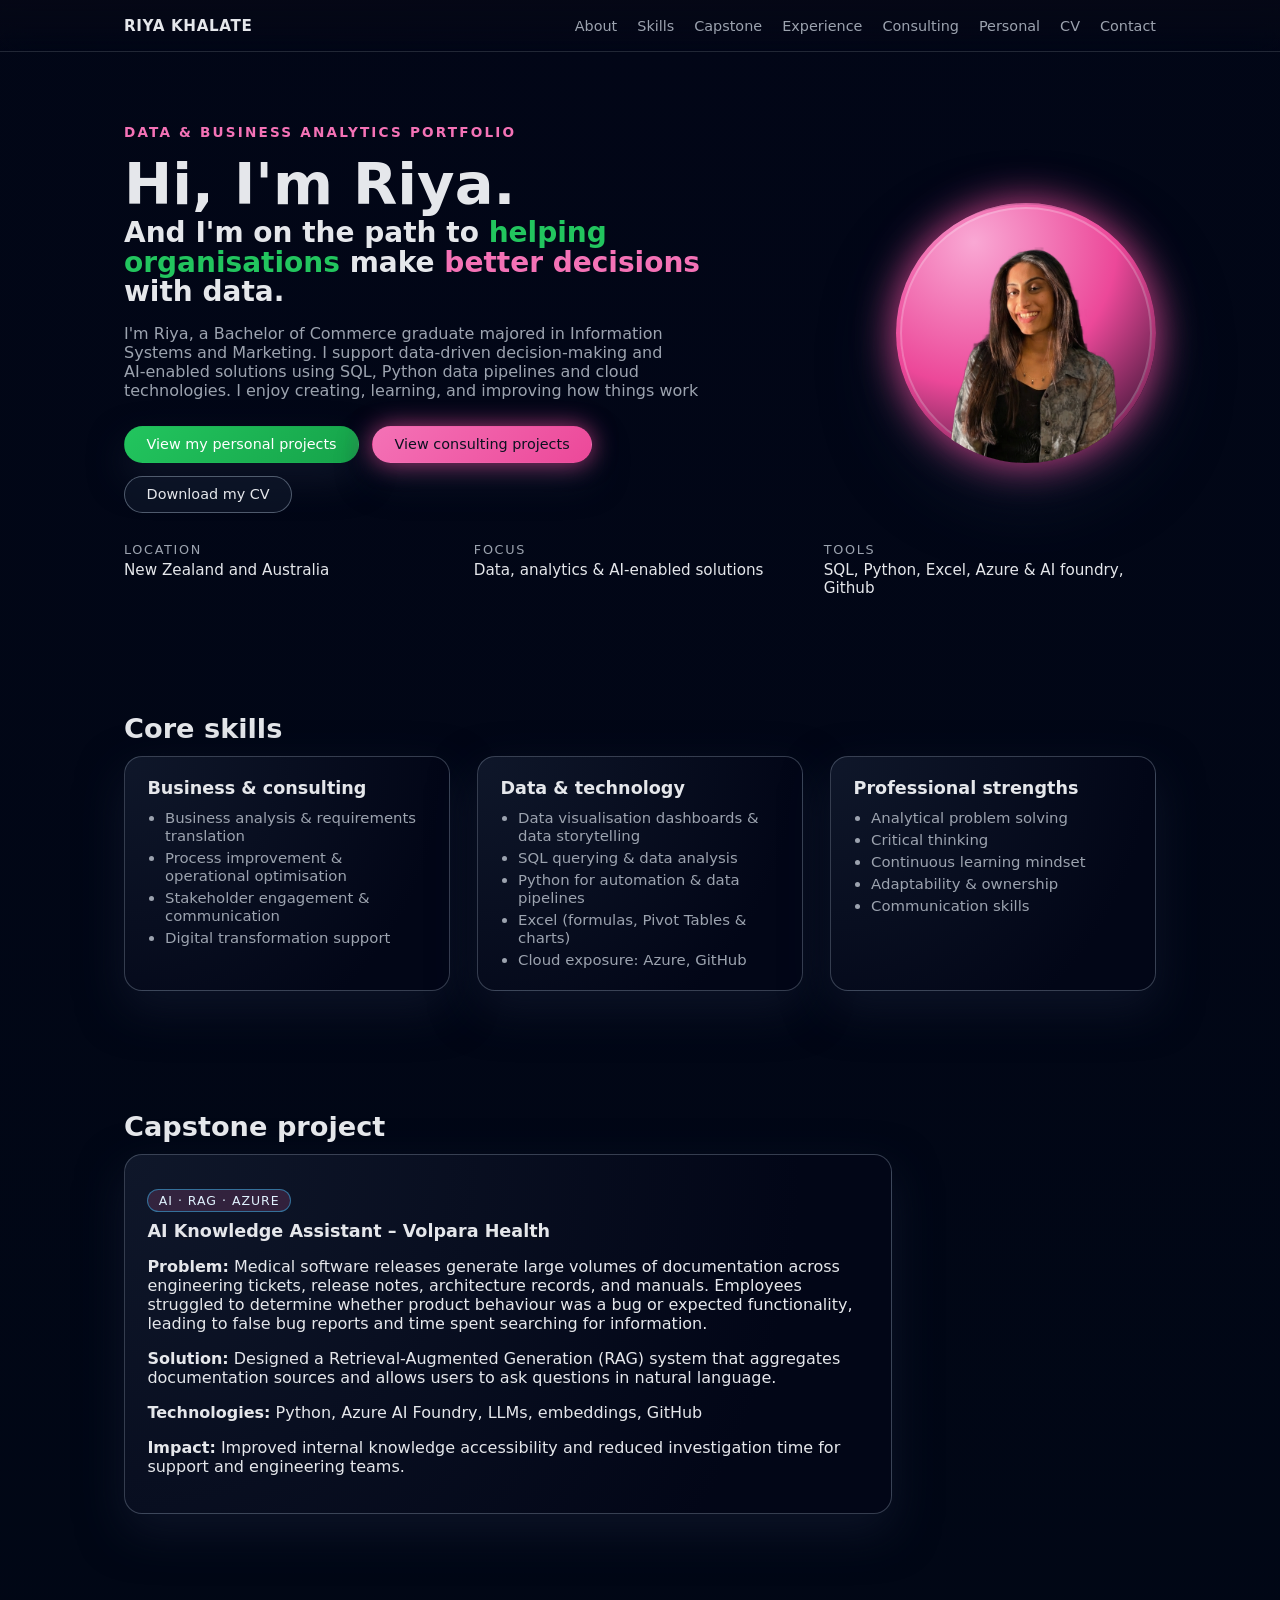
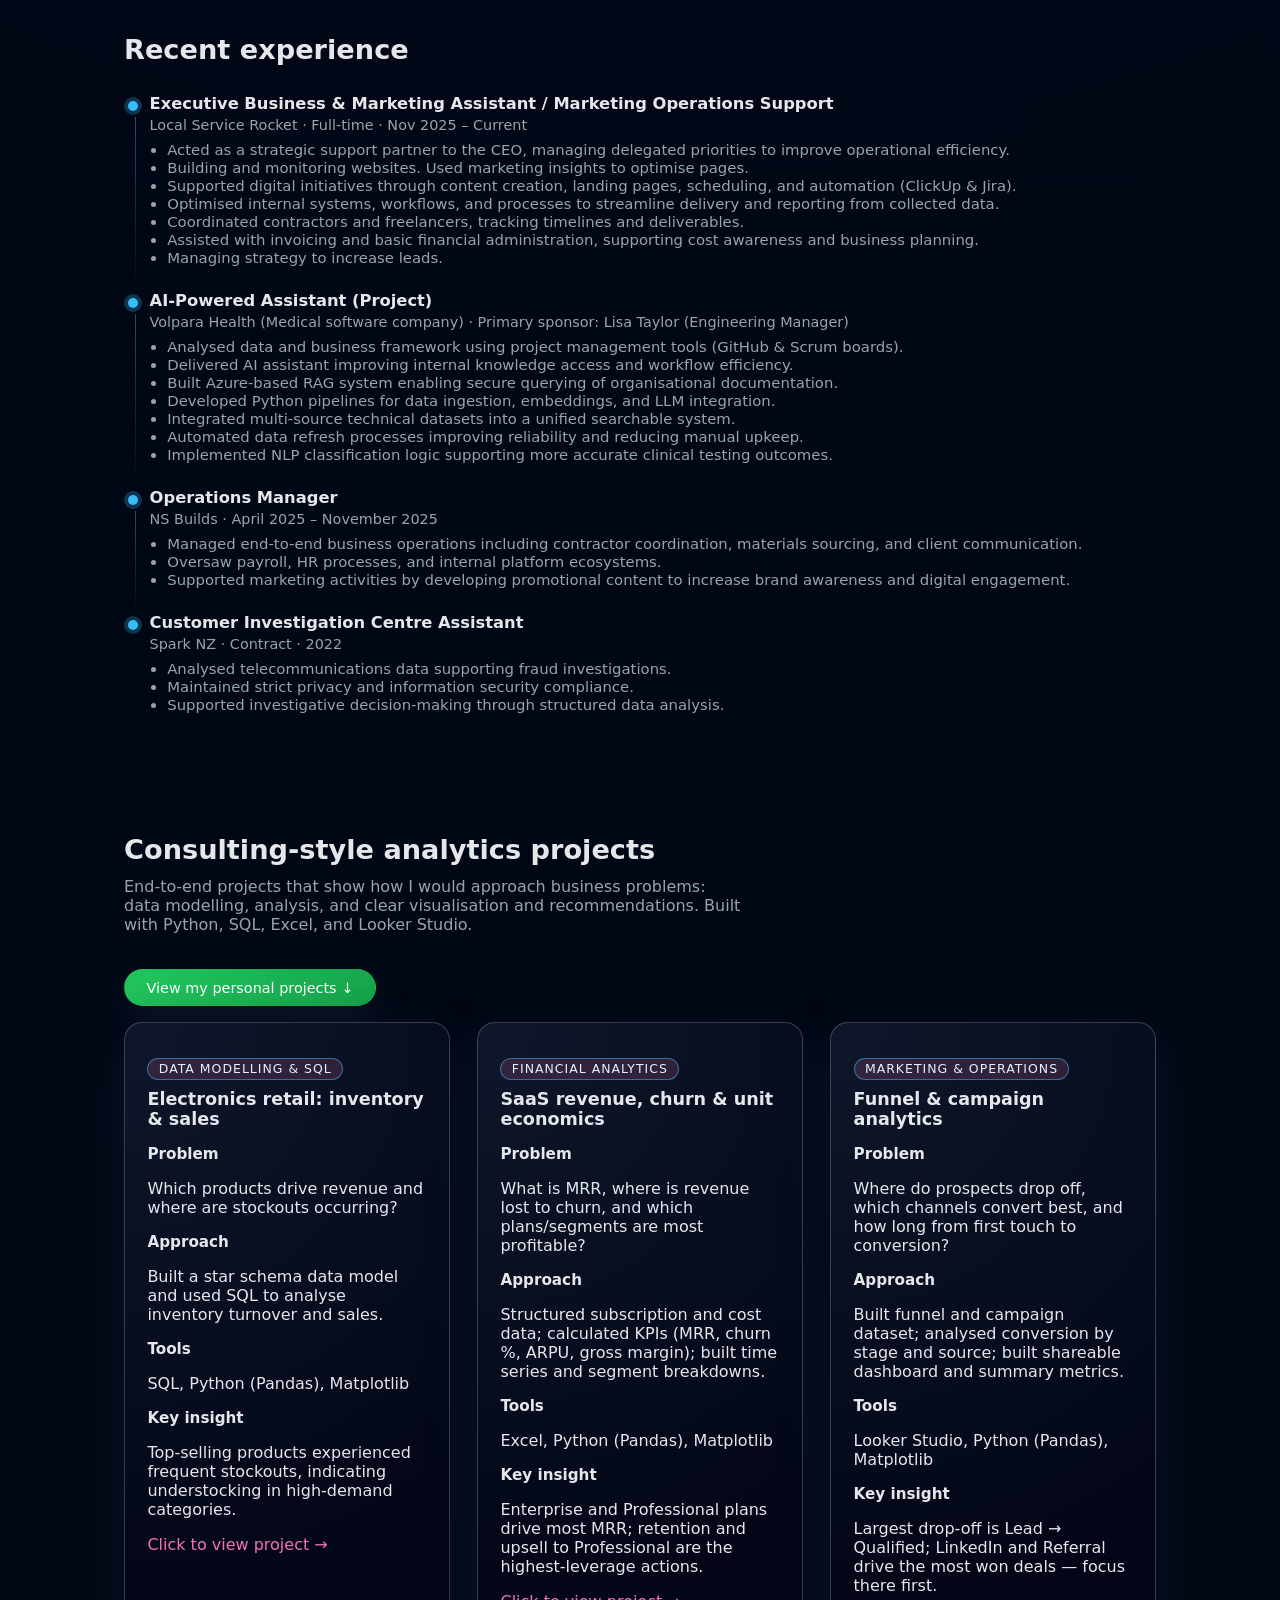
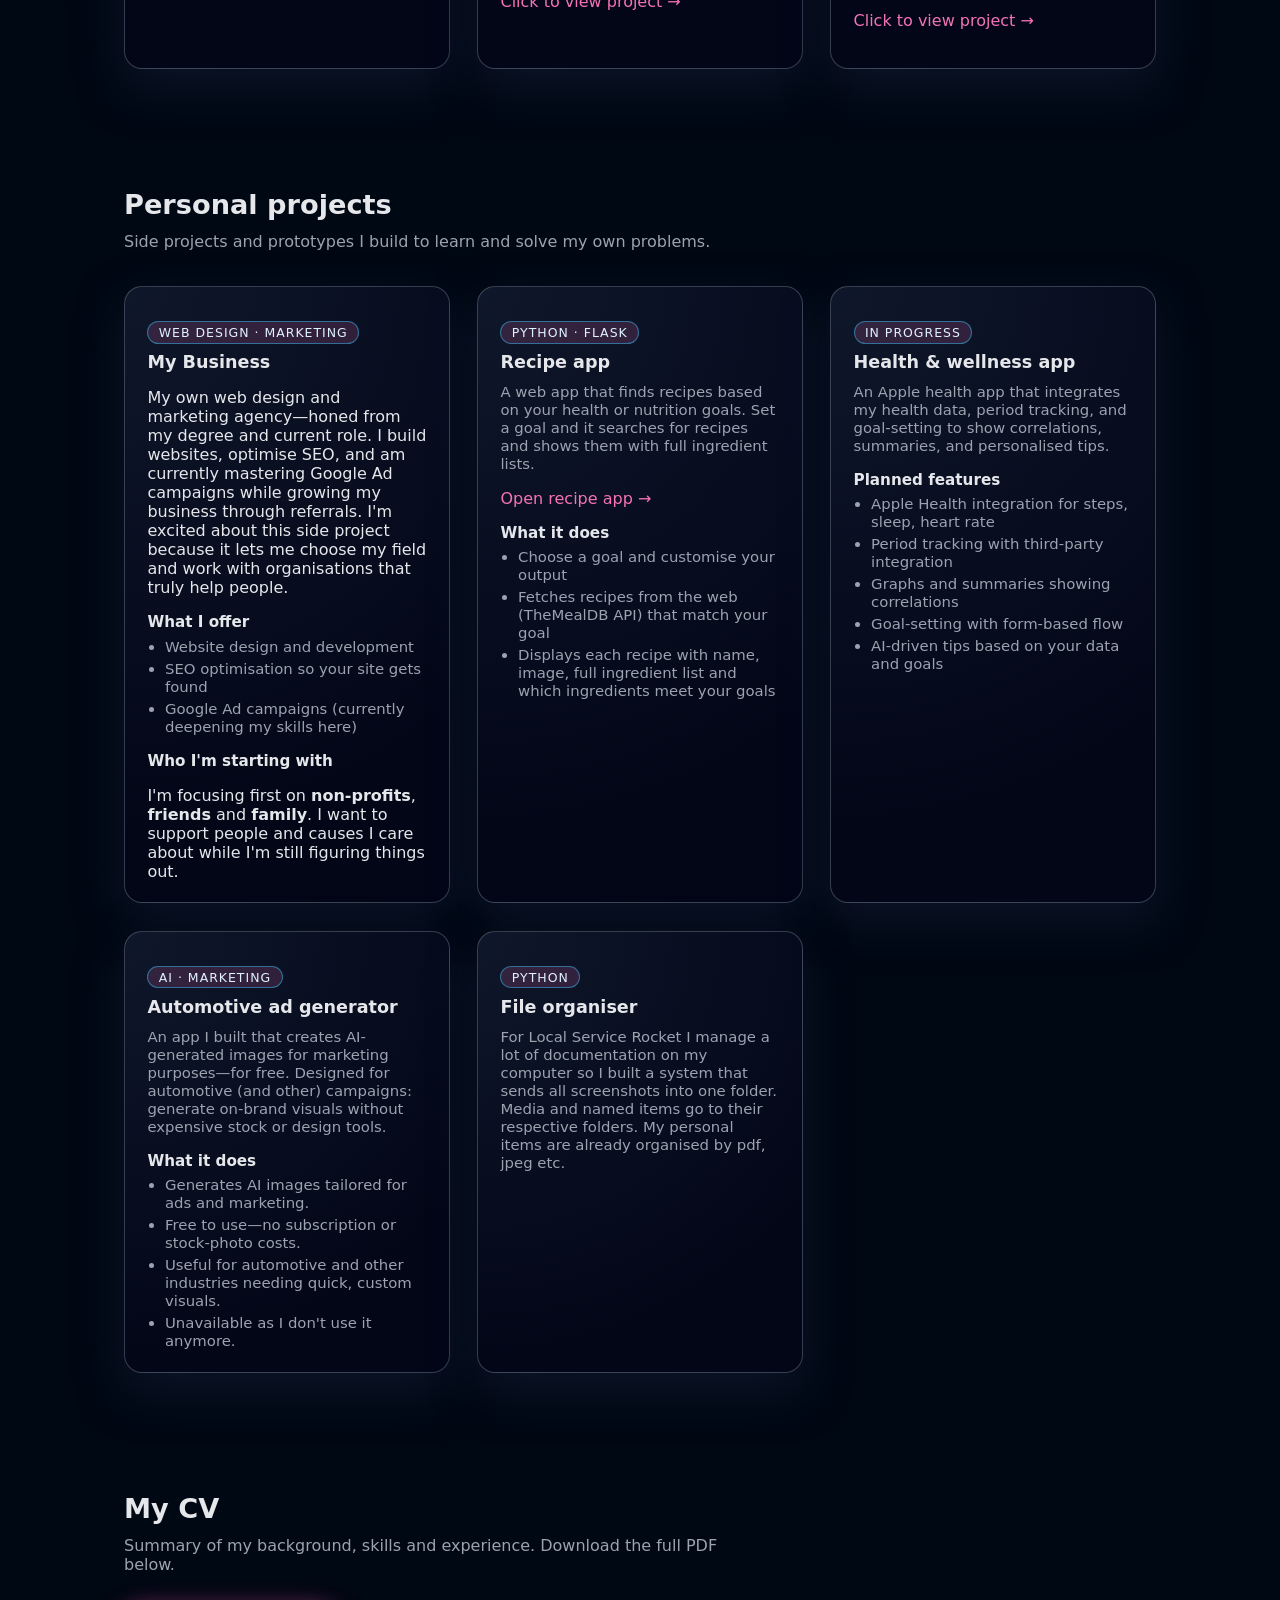
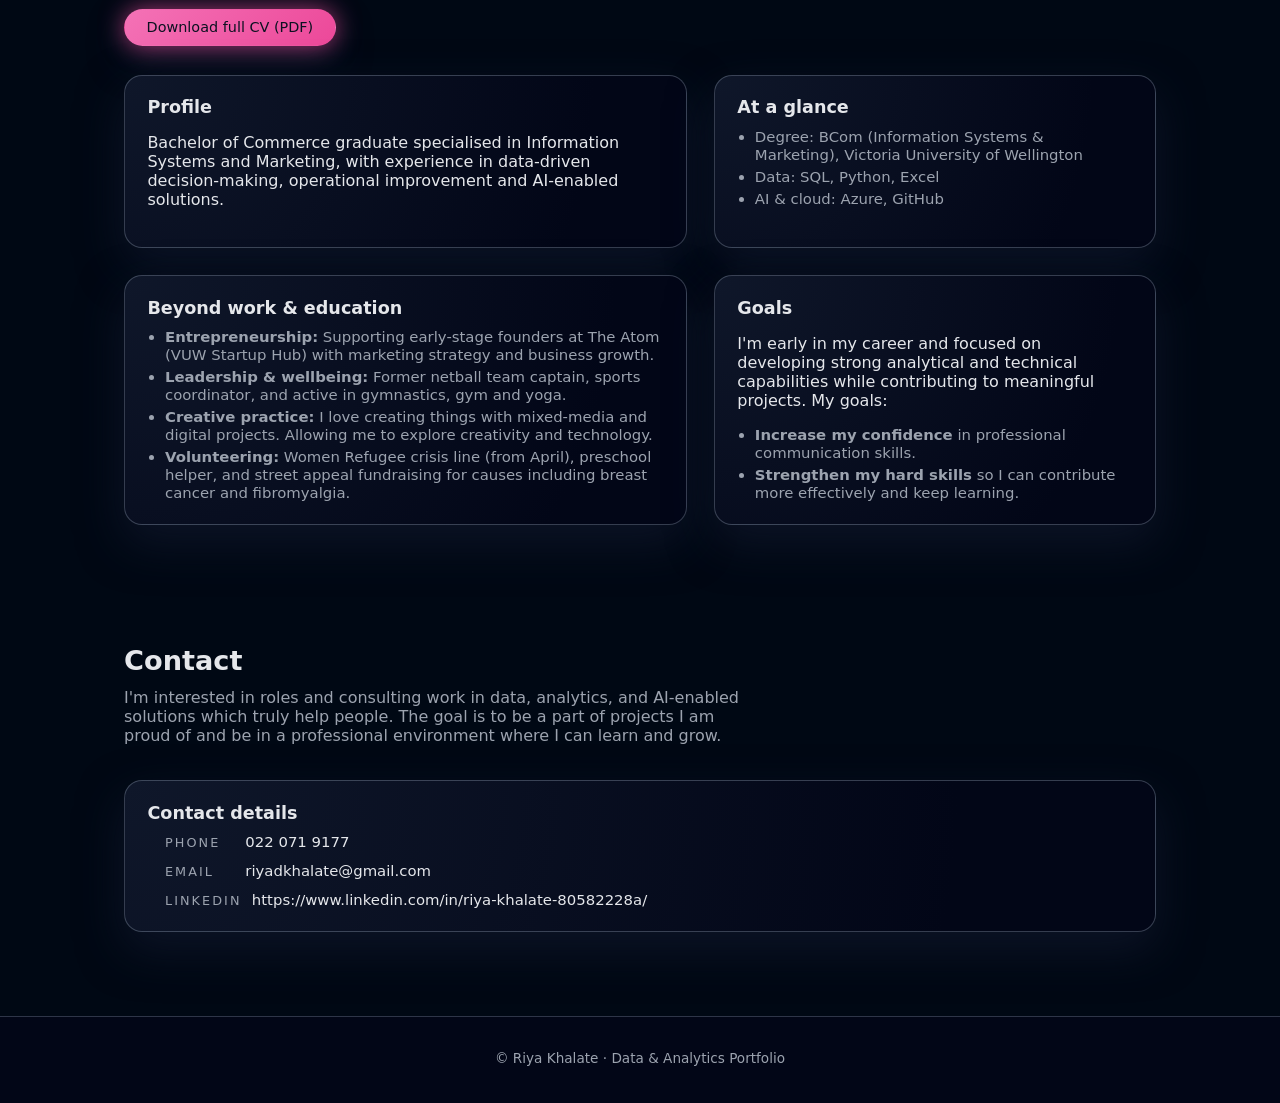
<file: index.html>
<!DOCTYPE html>
<html lang="en">
  <head>
    <meta charset="UTF-8" />
    <meta name="viewport" content="width=device-width, initial-scale=1.0" />
    <title>Riya Khalate – Data & Analytics Portfolio</title>
    <link rel="stylesheet" href="styles.css" />
  </head>
  <body>
    <header class="site-header">
      <div class="container nav-container">
        <div class="logo">
         
          <span class="logo-text">Riya Khalate</span>
        </div>
        <nav class="nav">
          <a href="#about">About</a>
          <a href="#skills">Skills</a>
          <a href="#featured-project">Capstone</a>
          <a href="#experience">Experience</a>
          <a href="#projects">Consulting</a>
          <a href="#personal-projects">Personal</a>
          <a href="#cv">CV</a>
          <a href="#contact">Contact</a>
        </nav>
      </div>
    </header>

    <main>
      <section class="hero" id="about">
        <div class="container hero-grid">
          <div>
            <p class="eyebrow">Data & Business Analytics Portfolio</p>
            <h1>
              <span class="hero-hi"><span class="hero-hi-word">Hi</span>, I'm Riya.</span>
              <span class="hero-main">
                And I'm on the path to
                <span class="hero-main-green">helping organisations</span>
                make
                <span class="hero-main-pink">better decisions</span>
                with data.
              </span>
            </h1>
            <p class="hero-subtitle">
              I'm Riya, a Bachelor of Commerce graduate majored in Information Systems and Marketing.
              I support data‑driven decision‑making and AI‑enabled solutions using
              SQL, Python data pipelines and cloud technologies.
             I enjoy creating, learning, and improving how things work
            </p>
            <div class="hero-actions">
              <a class="btn btn-green" href="#personal-projects">View my personal projects</a>
              <a class="btn primary" href="#projects">View consulting projects</a>
              <a class="btn ghost" href="#cv">Download my CV</a>
            </div>
          </div>
          <div class="hero-photo-col" aria-hidden="true">
            <div class="hero-photo-wrapper">
              <img src="riya-hero.jpg" alt="" class="hero-photo" />
            </div>
          </div>
        </div>
        <div class="container">
          <dl class="hero-facts">
            <div>
              <dt>Location</dt>
              <dd>New Zealand and Australia</dd>
            </div>
            <div>
              <dt>Focus</dt>
              <dd>Data, analytics & AI‑enabled solutions</dd>
            </div>
            <div>
              <dt>Tools</dt>
              <dd>SQL, Python, Excel, Azure & AI foundry, Github</dd>
            </div>
          </dl>
        </div>
      </section>

      <section class="section" id="skills">
        <div class="container">
          <h2>Core skills</h2>
          <div class="grid-3">
            <article class="card">
              <h3>Business & consulting</h3>
              <ul>
                <li>Business analysis & requirements translation</li>
                <li>Process improvement & operational optimisation</li>
                <li>Stakeholder engagement & communication</li>
                <li>Digital transformation support</li>
              </ul>
            </article>
            <article class="card">
              <h3>Data & technology</h3>
              <ul>
                <li>Data visualisation dashboards & data storytelling</li>
                <li>SQL querying & data analysis</li>
                <li>Python for automation & data pipelines</li>
                <li> Excel (formulas, Pivot Tables & charts)</li>
                <li>Cloud exposure: Azure, GitHub</li>
              </ul>
            </article>
            <article class="card">
              <h3>Professional strengths</h3>
              <ul>
                <li>Analytical problem solving</li>
                <li>Critical thinking</li>
                <li>Continuous learning mindset</li>
                <li>Adaptability & ownership</li>
                <li>Communication skills</li>
              </ul>
            </article>
          </div>
        </div>
      </section>

      <section class="section" id="featured-project">
        <div class="container">
          <h2>Capstone project</h2>
          <article class="card" style="max-width: 48rem;">
            <p class="pill">AI · RAG · Azure</p>
            <h3>AI Knowledge Assistant – Volpara Health</h3>
            <p><strong>Problem:</strong> Medical software releases generate large volumes of documentation across engineering tickets, release notes, architecture records, and manuals. Employees struggled to determine whether product behaviour was a bug or expected functionality, leading to false bug reports and time spent searching for information.</p>
            <p><strong>Solution:</strong> Designed a Retrieval-Augmented Generation (RAG) system that aggregates documentation sources and allows users to ask questions in natural language.</p>
            <p><strong>Technologies:</strong> Python, Azure AI Foundry, LLMs, embeddings, GitHub</p>
            <p><strong>Impact:</strong> Improved internal knowledge accessibility and reduced investigation time for support and engineering teams.</p>
          </article>
        </div>
      </section>

      <section class="section" id="experience">
        <div class="container">
          <h2>Recent experience</h2>
          <div class="timeline">
            <article class="timeline-item">
              <div class="timeline-header">
                <h3>Executive Business & Marketing Assistant / Marketing Operations Support</h3>
                <p class="meta">Local Service Rocket · Full‑time · Nov 2025 – Current</p>
              </div>
              <ul>
                <li>Acted as a strategic support partner to the CEO, managing delegated priorities to improve operational efficiency.</li>
                <li>Building and monitoring websites. Used marketing insights to optimise pages.</li>
                <li>Supported digital initiatives through content creation, landing pages, scheduling, and automation (ClickUp & Jira).</li>
                <li>Optimised internal systems, workflows, and processes to streamline delivery and reporting from collected data.</li>
                <li>Coordinated contractors and freelancers, tracking timelines and deliverables.</li>
                <li>Assisted with invoicing and basic financial administration, supporting cost awareness and business planning.</li>
                <li>Managing strategy to increase leads.</li>
              </ul>
            </article>
            <article class="timeline-item">
              <div class="timeline-header">
                <h3>AI-Powered Assistant (Project)</h3>
                <p class="meta">Volpara Health (Medical software company) · Primary sponsor: Lisa Taylor (Engineering Manager)</p>
              </div>
              <ul>
                <li>Analysed data and business framework using project management tools (GitHub & Scrum boards).</li>
                <li>Delivered AI assistant improving internal knowledge access and workflow efficiency.</li>
                <li>Built Azure-based RAG system enabling secure querying of organisational documentation.</li>
                <li>Developed Python pipelines for data ingestion, embeddings, and LLM integration.</li>
                <li>Integrated multi-source technical datasets into a unified searchable system.</li>
                <li>Automated data refresh processes improving reliability and reducing manual upkeep.</li>
                <li>Implemented NLP classification logic supporting more accurate clinical testing outcomes.</li>
              </ul>
            </article>
            <article class="timeline-item">
              <div class="timeline-header">
                <h3>Operations Manager</h3>
                <p class="meta">NS Builds · April 2025 – November 2025</p>
              </div>
              <ul>
                <li>Managed end-to-end business operations including contractor coordination, materials sourcing, and client communication.</li>
                <li>Oversaw payroll, HR processes, and internal platform ecosystems.</li>
                <li>Supported marketing activities by developing promotional content to increase brand awareness and digital engagement.</li>
              </ul>
            </article>
            <article class="timeline-item">
              <div class="timeline-header">
                <h3>Customer Investigation Centre Assistant</h3>
                <p class="meta">Spark NZ · Contract · 2022</p>
              </div>
              <ul>
                <li>Analysed telecommunications data supporting fraud investigations.</li>
                <li>Maintained strict privacy and information security compliance.</li>
                <li>Supported investigative decision-making through structured data analysis.</li>
              </ul>
            </article>
          </div>
        </div>
      </section>

      <section class="section" id="projects">
        <div class="container">
          <h2>Consulting‑style analytics projects</h2>
          <p class="section-intro">End‑to‑end projects that show how I would approach business problems: data modelling, analysis, and clear visualisation and recommendations. Built with Python, SQL, Excel, and Looker Studio.</p>
          <p style="margin-top: 0.5rem;"><a class="btn btn-green" href="#personal-projects">View my personal projects ↓</a></p>
          <div class="grid-3">
            <article class="card project-card project-card-primary" tabindex="0">
              <p class="pill">Data modelling & SQL</p>
              <h3>Electronics retail: inventory & sales</h3>
              <h4>Problem</h4>
              <p>Which products drive revenue and where are stockouts occurring?</p>
              <h4>Approach</h4>
              <p>Built a star schema data model and used SQL to analyse inventory turnover and sales.</p>
              <h4>Tools</h4>
              <p>SQL, Python (Pandas), Matplotlib</p>
              <h4>Key insight</h4>
              <p>Top-selling products experienced frequent stockouts, indicating understocking in high-demand categories.</p>
              <p class="card-link" style="margin-top: 0.75rem;">Click to view project →</p>
            </article>
            <article class="card project-card project-card-secondary" tabindex="0">
              <p class="pill">Financial analytics</p>
              <h3>SaaS revenue, churn & unit economics</h3>
              <h4>Problem</h4>
              <p>What is MRR, where is revenue lost to churn, and which plans/segments are most profitable?</p>
              <h4>Approach</h4>
              <p>Structured subscription and cost data; calculated KPIs (MRR, churn %, ARPU, gross margin); built time series and segment breakdowns.</p>
              <h4>Tools</h4>
              <p>Excel, Python (Pandas), Matplotlib</p>
              <h4>Key insight</h4>
              <p>Enterprise and Professional plans drive most MRR; retention and upsell to Professional are the highest-leverage actions.</p>
              <p class="card-link" style="margin-top: 0.75rem;">Click to view project →</p>
            </article>
            <article class="card project-card project-card-tertiary" tabindex="0">
              <p class="pill">Marketing & operations</p>
              <h3>Funnel & campaign analytics</h3>
              <h4>Problem</h4>
              <p>Where do prospects drop off, which channels convert best, and how long from first touch to conversion?</p>
              <h4>Approach</h4>
              <p>Built funnel and campaign dataset; analysed conversion by stage and source; built shareable dashboard and summary metrics.</p>
              <h4>Tools</h4>
              <p>Looker Studio, Python (Pandas), Matplotlib</p>
              <h4>Key insight</h4>
              <p>Largest drop-off is Lead → Qualified; LinkedIn and Referral drive the most won deals — focus there first.</p>
              <p class="card-link" style="margin-top: 0.75rem;">Click to view project →</p>
            </article>

          </div>
        </div>
      </section>

      <!-- Project 1  -->
      <section class="section project-modal" id="project1-modal" aria-hidden="true">
        <div class="container">
          <button type="button" class="modal-close" id="project1-close" aria-label="Close">✕ Close</button>
          <h2>Electronics retail: inventory & sales – details</h2>
          <p class="section-intro">This project uses dataset focused on electronics: products, stores, dates, sales and inventory. All products are electronics (Accessories, Computers, Displays, Phones).</p>
          <p class="section-intro"><strong>Data source:</strong> synthetic electronics retail data that I designed for this project. It is not from a real company and contains no real customer information.</p>
          <div class="grid-2">
            <article class="card">
              <h3>Findings</h3>
              <p>Across the sample period, the electronics retailer generated roughly <strong>$135k in revenue</strong> from nearly <strong>1,000 units sold</strong>. Revenue is concentrated in a few key product lines: monitors, business laptops and mid‑range smartphones lead, with accessories contributing a large share through high volume (mice, headphones, power banks). This concentration means that a small number of SKUs drive most of the business; losing availability on any of these top lines has an outsized impact on total sales and customer satisfaction. I therefore focused the analysis on identifying which products and subcategories deserve the most attention for replenishment and safety stock.</p>
              <p>By subcategory, <strong>Computers</strong> and <strong>Accessories</strong> each drive about 30% of revenue, followed by Displays and Phones. Accessories sell in higher volume at lower unit price, so they are critical for footfall and basket size; Computers and Displays deliver higher revenue per unit and often higher margin, so they are critical to protect from stockouts. Understanding this split helps explain why we need different inventory policies by category: fast reorder cycles for high‑volume accessories, and safety stock or priority allocation for high‑value computers and displays.</p>
              <p>Inventory snapshots show <strong>stockouts</strong> on wireless mice (multiple occurrences), plus webcams and ultrawide monitors. These gaps indicate lost sales risk on popular accessories and high‑margin display lines. Each day a best‑seller is at zero is lost revenue and can push customers to competitors. At the same time, some computers (e.g. gaming laptops) and keyboards have low turnover, suggesting potential overstock or slower demand—candidates for promotions or reduced ordering to free working capital. Holding too much slow‑moving stock increases carrying cost and ties up cash that could be used for faster‑moving or higher‑margin lines.</p>
              <p>The analysis supports investment decisions: prioritise replenishment for fast‑moving accessories and protect stock for high‑revenue computers and displays, while reviewing slow‑turnover items for assortment or promotional action. The charts below visualise these findings so that replenishment, merchandising and finance can align on the same priorities.</p>
            </article>
            <article class="card">
              <h3>Charts – what each one shows and why it matters</h3>
              <figure class="project-figure">
                <img src="chart1_top_products_revenue.png" alt="Top electronics products by revenue" />
                <figcaption><strong>Chart 1 – Top products by revenue.</strong> Each bar is a single product (SKU), ordered by total revenue. The chart answers the question “Which specific products make us the most money?” so we can rank them for stock protection. Products at the top of this chart cause the largest revenue loss if they stock out; therefore replenishment triggers, safety stock and supplier lead times should be set with this ranking in mind. I use this chart in discussions with buying and operations so that the top 10–15 SKUs are never left at zero without a clear plan.</figcaption>
              </figure>
              <figure class="project-figure">
                <img src="chart3_revenue_by_subcategory.png" alt="Revenue by electronics subcategory" />
                <figcaption><strong>Chart 2 – Revenue by subcategory.</strong> The pie (or bar) shows how total revenue splits across Accessories, Computers, Displays and Phones. This answers “Where does the money come from at a category level?” Computers and Accessories each contributing around 30% means that assortment, pricing and availability in those two categories have the biggest impact on total revenue. Displays and Phones often have higher margin per unit even if their share is smaller, so protecting their stock is still important for profitability. I use this chart to set category-level priorities and to explain to stakeholders why we treat some categories as “critical” and others as “volume drivers.”</figcaption>
              </figure>
              <figure class="project-figure">
                <img src="chart4_inventory_turnover.png" alt="Inventory turnover by product" />
                <figcaption><strong>Chart 3 – Inventory turnover by product.</strong> Turnover is calculated as units sold divided by average stock on hand over the period; higher values mean the product sells faster relative to how much we hold. This chart highlights the slowest‑moving items (low turnover), which tie up capital and shelf space without converting quickly. They are the main candidates for promotions, reduced reorder quantities or assortment review. Conversely, high‑turnover products (e.g. mice, headphones) need reliable replenishment so we don’t hit the stockouts we see in the data. I use this chart to balance “never run out” for fast movers with “don’t over-invest” in slow movers.</figcaption>
              </figure>
            </article>
          </div>
          <article class="card">
            <h3>Recommendations and why</h3>
            <ul>
              <li><strong>Prioritise replenishment for fast‑moving accessories and high‑revenue lines.</strong> Stockouts on wireless mice, webcams and ultrawide monitors directly cause lost sales. I recommend setting minimum stock levels or reorder triggers for these SKUs.</li>
              <li><strong>Protect stock for computers and displays.</strong> These subcategories deliver high revenue per unit. I recommend treating them as critical for inventory planning and allocating more safety stock to top products.</li>
              <li><strong>Review slow‑turnover items for promotions or reduced ordering.</strong> Products with low turnover hold working capital. I recommend reviewing them for short‑term promotions or smaller batch sizes so capital can shift toward faster‑moving lines.</li>
              <li><strong>Use store and region performance to align inventory and staffing.</strong> Auckland and Wellington drive the most revenue. I recommend aligning replenishment and staffing to these patterns.</li>
            </ul>
          </article>
          <article class="card code-card">
            <h3>Business questions, SQL & answers</h3>
            <h4>1. Which electronics products drive most revenue?</h4>
<pre><code>SELECT
  p.ProductName,
  p.Subcategory,
  SUM(s.Revenue) AS TotalRevenue,
  SUM(s.UnitsSold) AS TotalUnits
FROM FactSales s
JOIN DimProduct p ON s.ProductID = p.ProductID
GROUP BY p.ProductID, p.ProductName, p.Subcategory
ORDER BY TotalRevenue DESC
LIMIT 10;</code></pre>
            <p class="cv-note">Result: monitors, business laptops, mid‑range smartphones, desktops and Bluetooth headphones are the top revenue drivers.</p>
            <h4>2. Where are we experiencing stockouts?</h4>
<pre><code>SELECT st.StoreName, st.Region, p.ProductName, p.Subcategory, i.OnHandQty, i.DateKey
FROM FactInventory i
JOIN DimStore st ON i.StoreID = st.StoreID
JOIN DimProduct p ON i.ProductID = p.ProductID
WHERE i.OnHandQty = 0
ORDER BY st.StoreName, p.ProductName;</code></pre>
            <p class="cv-note">Result: repeated stockouts on wireless mice, plus webcams and ultrawide monitors. Prioritise replenishment for these lines.</p>
            <h4>3. Which products are potential overstock (low turnover)?</h4>
<pre><code>WITH sales_by_product AS (
  SELECT ProductID, SUM(UnitsSold) AS TotalUnitsSold FROM FactSales GROUP BY ProductID
),
inv_by_product AS (
  SELECT ProductID, AVG(OnHandQty) AS AvgOnHand FROM FactInventory GROUP BY ProductID
)
SELECT p.ProductName, p.Subcategory,
  COALESCE(s.TotalUnitsSold, 0) AS TotalUnitsSold,
  ROUND(COALESCE(inv.AvgOnHand, 0), 2) AS AvgOnHand,
  ROUND(CASE WHEN COALESCE(inv.AvgOnHand, 0) &gt; 0
    THEN 1.0 * s.TotalUnitsSold / inv.AvgOnHand ELSE NULL END, 2) AS InventoryTurnover
FROM DimProduct p
LEFT JOIN sales_by_product s ON p.ProductID = s.ProductID
LEFT JOIN inv_by_product inv ON p.ProductID = inv.ProductID
ORDER BY InventoryTurnover ASC;</code></pre>
            <p class="cv-note">Result: gaming laptops, laptop stands, mechanical keyboards and some tablets have lower turnover. Review for promotions or reduced ordering.</p>
            <h4>4. How does performance vary by store and region?</h4>
<pre><code>SELECT st.Region, st.StoreName, SUM(s.Revenue) AS TotalRevenue, SUM(s.UnitsSold) AS TotalUnits
FROM FactSales s
JOIN DimStore st ON s.StoreID = st.StoreID
GROUP BY st.StoreID, st.StoreName, st.Region
ORDER BY st.Region, TotalRevenue DESC;</code></pre>
            <p class="cv-note">Result: Auckland and Wellington electronics stores generate the highest revenue. Use to align inventory and staffing across regions.</p>
            <h4>5. Revenue and margin by subcategory</h4>
<pre><code>SELECT p.Subcategory, COUNT(DISTINCT p.ProductID) AS ProductCount,
  SUM(s.Revenue) AS TotalRevenue, SUM(s.UnitsSold) AS TotalUnits,
  ROUND(SUM(s.Revenue) - SUM(s.UnitsSold * p.Cost), 2) AS GrossProfit
FROM FactSales s
JOIN DimProduct p ON s.ProductID = p.ProductID
GROUP BY p.Subcategory
ORDER BY TotalRevenue DESC;</code></pre>
            <p class="cv-note">Result: Computers and Accessories lead by revenue; Displays and Phones follow. Gross profit by subcategory helps decide where to invest in stock.</p>
            
          </article>
        </div>
      </section>

      <!-- Project 2 modal -->
      <section class="section project-modal" id="project2-modal" aria-hidden="true">
        <div class="container">
          <button type="button" class="modal-close" id="project2-close" aria-label="Close">✕ Close</button>
          <h2>SaaS revenue, churn & unit economics – details</h2>
          <p class="section-intro">Financial analytics for a SaaS business: MRR, churn, ARPU, and gross margin by plan and segment. The Excel workbook includes raw data sheets, pivot-style summaries (MRR by plan/segment, costs by category), and bar/pie charts for insights.</p>
          <p class="section-intro"><strong>Data source:</strong> synthetic subscription and cost data designed for this project. Not from a real company.</p>
          <div class="cv-download" style="margin-bottom: 1.5rem;">
            <a class="btn primary" href="projects/2-saas-financial/SaaS_Financial_Dashboard.xlsx" download="SaaS_Financial_Dashboard.xlsx">Download Excel dashboard (with pivot-style summaries & charts)</a>
          </div>
          <div class="grid-2">
            <article class="card">
              <h3>Findings</h3>
              <p>Current <strong>MRR is ~$1,692</strong> across <strong>20 active customers</strong>, with ARPU around $84.60. Enterprise and Professional plans drive the majority of revenue, while Starter plans contribute volume. This mix matters because it tells us where revenue is concentrated: a small number of higher‑value accounts (Enterprise and Professional) generate most of the recurring income, so losing even one of them has a material impact on the top line. At the same time, Starter customers represent the largest headcount and often the entry point for future upsell; keeping them engaged and moving them to Professional is a key lever for growth.</p>
              <p>Churn events highlight risk in the SMB segment; retention efforts and upsell to Professional could improve unit economics. When SMB customers churn, we lose both the immediate MRR and the opportunity to grow them over time. Costs are split across Marketing, Support and Hosting—understanding cost per customer by segment helps prioritise where to invest in growth (e.g. marketing that acquires high‑LTV customers) vs where to reduce spend (e.g. support deflection, hosting efficiency). Without this breakdown, it’s hard to know whether rising costs are justified by revenue or eating into margin.</p>
            </article>
            <article class="card">
              <h3>Charts – what each one shows and why it matters</h3>
              <figure class="project-figure">
                <img src="chart1_mrr_by_plan.png" alt="MRR by plan" />
                <figcaption><strong>Chart 1 – MRR by plan.</strong> Each bar is the total monthly recurring revenue from that plan (Starter, Professional, Enterprise). This chart answers “Which pricing tiers drive revenue?” and shows that Enterprise and Professional together hold most of MRR. I use it for two reasons: first, to prioritise retention—losing one Enterprise account hurts more than losing one Starter, so account health and early warning should be strongest for the plans that appear at the top of this chart. Second, to set upsell targets—moving Starter customers to Professional has a clear, measurable impact on total MRR, so the chart justifies investment in upgrade campaigns and packaging.</figcaption>
              </figure>
              <figure class="project-figure">
                <img src="chart2_mrr_by_segment.png" alt="MRR by segment" />
                <figcaption><strong>Chart 2 – MRR by segment.</strong> Revenue is broken down by customer segment (SMB, Mid‑Market, Enterprise). This answers “Who pays us?” and “Where would churn hurt most?” If Enterprise holds most MRR, account management and health scores for that segment should be a top priority. If SMB shows meaningful MRR but also churn risk, improving retention there protects the base and frees effort for upsell. I use this chart in planning so that retention, success and sales efforts are aligned with where the revenue actually sits.</figcaption>
              </figure>
              <figure class="project-figure">
                <img src="chart3_costs_by_category.png" alt="Costs by category" />
                <figcaption><strong>Chart 3 – Costs by category.</strong> Total costs are split into categories such as Marketing, Support and Hosting. This shows where money is spent and how it relates to gross margin. If Support or Hosting grows faster than revenue, margin shrinks unless we improve efficiency or pricing. I use this chart to recommend where to optimise (e.g. deflecting support with better onboarding or self‑serve) and where to invest (e.g. marketing that drives high‑LTV segments). It also supports conversations with finance about cost‑to‑revenue ratios and what “good” looks like as the business scales.</figcaption>
              </figure>
            </article>
          </div>
          <article class="card">
            <h3>Recommendations and why</h3>
            <ul>
              <li><strong>Focus retention on high‑value Enterprise accounts.</strong> Enterprise plans contribute a large share of MRR, so losing even one Enterprise customer has a bigger impact on revenue than losing several Starter customers. I recommend dedicated account management, regular health checks and proactive outreach for Enterprise accounts, plus early warning (e.g. usage drop, support tickets, contract renewal date) so we can intervene before churn. The reasoning is simple: the chart shows that a small number of high‑value contracts drive the business; protecting them is the highest‑leverage retention activity.</li>
              <li><strong>Invest in Professional upsell for Starter customers.</strong> Moving Starter customers to Professional increases ARPU and typically improves retention because of higher commitment. The MRR‑by‑plan chart shows Professional as a major revenue driver, so growing that tier is a direct lever for revenue. I recommend targeted upsell campaigns, success milestones that trigger upgrade prompts, and packaging that makes the step to Professional clearly valuable. The reasoning: we already have Starter customers; converting a portion of them is often more efficient than acquiring the same MRR from net‑new leads.</li>
              <li><strong>Monitor cost growth vs revenue to protect gross margin.</strong> If Marketing, Support or Hosting costs grow faster than MRR, gross margin falls. I recommend tracking cost per customer and cost‑to‑revenue ratio by segment over time. When a cost category grows, we can then decide whether it’s justified (e.g. marketing that acquires high‑LTV customers) or needs optimisation (e.g. support deflection, hosting efficiency) so the business can scale profitably. The chart gives leadership a single view to have that conversation.</li>
            </ul>
          </article>
        </div>
      </section>

      <!-- Project 3 modal -->
      <section class="section project-modal" id="project3-modal" aria-hidden="true">
        <div class="container">
          <button type="button" class="modal-close" id="project3-close" aria-label="Close">✕ Close</button>
          <h2>Funnel & campaign analytics – details</h2>
          <p class="section-intro">Sales funnel analysis: conversion by stage (Lead → Qualified → Proposal → Won) and performance by source.</p>
          <p class="section-intro"><strong>Data source:</strong> synthetic funnel/campaign data designed for this project. Not from a real company.</p>
          <div class="grid-2">
            <article class="card">
              <h3>Findings</h3>
              <p>The funnel shows <strong>20 leads</strong>, with about half converting to <strong>10 won deals</strong>. The largest drop-off occurs between Lead and Qualified—many leads never reach the next stage, which means we are either attracting low‑intent prospects or losing them before sales can properly qualify. How risky is this to the business and what can we do to improve without involving little to no scope creep? Improving qualification criteria, lead scoring and follow‑up speed could help focus effort on higher‑intent prospects and reduce wasted capacity on leads that never convert. Understanding where the drop-off happens is the first step to fixing it.</p>
              <p><strong>LinkedIn and Referral</strong> drive the most won deals; Website (Organic and Paid Search) and Job Board contribute leads but with varying conversion. This tells us that not all channels are equal: some bring volume, others bring quality. Investing in Referral programs and LinkedIn campaigns appears to have the strongest ROI for this sample because they produce closed business, not just pipeline. Channels that generate many leads but few wins may need better targeting, messaging or handoff to sales so that we either improve conversion or reallocate budget to sources that already convert well.</p>
            </article>
            <article class="card">
              <h3>Charts – What each one shows and why it matters</h3>
              <figure class="project-figure">
                <img src="chart1_funnel.png" alt="Sales funnel" />
                <figcaption><strong>Chart 1 – Funnel by stage.</strong> Each bar or step is a stage: Lead → Qualified → Proposal → Won. The height or count at each stage shows how many prospects remain. The biggest drop between two consecutive stages is the main bottleneck—that’s where most prospects are lost. I use this chart to answer “Where should we focus first?” Improving conversion at that single step (e.g. Lead to Qualified) often has the largest impact on the number of won deals, because it multiplies through the rest of the funnel. So the chart doesn’t just describe the funnel; it points to the highest‑leverage action (e.g. better lead scoring, faster follow‑up, clearer qualification rules).</figcaption>
              </figure>
              <figure class="project-figure">
                <img src="chart2_leads_by_source.png" alt="Leads by source" />
                <figcaption><strong>Chart 2 – Leads by source.</strong> This shows how many leads each channel (LinkedIn, Website, Referral, Job Board, etc.) generates. It answers “Where do leads come from?” in terms of volume. A channel with many leads but few won deals (when we look at Chart 3) may need better targeting or nurturing; one with fewer leads but high conversion may deserve more investment. I use this chart together with won‑by‑source so we can decide where to invest budget and effort: we want to grow channels that convert, and fix or reduce spend on channels that don’t, rather than optimising for lead volume alone.</figcaption>
              </figure>
              <figure class="project-figure">
                <img src="chart3_won_by_source.png" alt="Won deals by source" />
                <figcaption><strong>Chart 3 – Won deals by source.</strong> This shows which channels produce closed deals, not just leads. Revenue (or closed count) by source is what ultimately matters for ROI. A channel that brings many leads but few wins may have lower intent or need better sales alignment; channels that convert well (e.g. Referral, LinkedIn in this sample) typically have higher intent or better fit. I use this chart to recommend prioritising high‑converting channels for budget and sales focus, and to inform targeting and messaging on other channels so we can try to replicate what works. It also supports the conversation with marketing about which campaigns to scale and which to revise.</figcaption>
              </figure>
            </article>
          </div>
          <article class="card">
            <h3>Recommendations and why</h3>
            <ul>
              <li><strong>Improve Lead → Qualified conversion through better targeting and nurturing.</strong> The largest drop-off is between Lead and Qualified, so many leads never reach the next stage. I recommend this because fixing the top of the funnel multiplies through the rest: more qualified leads mean more proposals and more wins without necessarily spending more on acquisition. Actions include clearer qualification criteria, lead scoring so sales focus on high‑intent leads, and automated nurturing so leads don’t go cold before contact. The reasoning is that the funnel chart shows this step as the main bottleneck; improving it has the highest impact on closed revenue.</li>
              <li><strong>Prioritise channels with the best lead-to-won conversion.</strong> LinkedIn and Referral drive the most won deals in this data. I recommend shifting budget and effort toward these channels because they deliver outcomes (revenue), not just volume. At the same time, review channels that bring many leads but few wins—either improve targeting and handoff to sales or reduce spend and reallocate to higher‑converting sources so pipeline quality and efficiency improve. The reasoning: the won‑by‑source chart shows where closed business actually comes from; aligning spend with that is the most direct way to improve ROI.</li>
              <li><strong>Track time-in-stage to identify bottlenecks.</strong> How long prospects sit in each stage affects conversion and forecast accuracy. Long times in Qualified or Proposal can signal process delays, slow follow‑up or misalignment between marketing and sales. I recommend tracking time-in-stage so we can fix slow handoffs, add resources where deals stall, and improve pipeline predictability for the business. The reasoning: without time data, we only see “how many” at each stage, not “how long” they stay—and duration is often where process issues show up.</li>
              <li><strong>Next steps: automation and scale.</strong> Using AI and sales support tools to automate lead follow-up, scoring and reporting can free the team to focus on high-value conversations. Monitoring the funnel and doubling down on the platforms that generate the most (and best) leads will support growth and scale as you run future campaigns.</li>
            </ul>
          </article>
        </div>
      </section>

      <section class="section" id="personal-projects">
        <div class="container">
          <h2>Personal projects</h2>
          <p class="section-intro">Side projects and prototypes I build to learn and solve my own problems.</p>
          <div class="grid-2">
            <article class="card">
              <p class="pill">Web design · Marketing</p>
              <h3>My Business</h3>
              <p class="project-summary">My own web design and marketing agency—honed from my degree and current role. I build websites, optimise SEO, and am currently mastering Google Ad campaigns while growing my business through referrals. I'm excited about this side project because it lets me choose my field and work with organisations that truly help people.</p>
              <h4>What I offer</h4>
              <ul>
                <li>Website design and development</li>
                <li>SEO optimisation so your site gets found</li>
                <li>Google Ad campaigns (currently deepening my skills here)</li>
                
              </ul>
              <h4>Who I'm starting with</h4>
              <p class="project-summary" style="margin-bottom: 0;">I'm focusing first on <strong>non‑profits</strong>, <strong>friends</strong> and <strong>family</strong>. I want to support people and causes I care about while I'm still figuring things out.</p>
            </article>
            <article class="card project-card project-card-personal-1" tabindex="0">
              <p class="pill">Python · Flask</p>
              <h3>Recipe app</h3>
              <p class="project-summary">A web app that finds recipes based on your health or nutrition goals. Set a goal and it searches for recipes and shows them with full ingredient lists.</p>
              <p style="margin-bottom: 0.75rem;"><a href="recipe-goals.html" target="_blank" rel="noopener" class="card-link" onclick="event.stopPropagation();">Open recipe app →</a></p>
              <h4>What it does</h4>
              <ul>
                <li>Choose a goal and customise your output</li>
                <li>Fetches recipes from the web (TheMealDB API) that match your goal</li>
                <li>Displays each recipe with name, image, full ingredient list and which ingredients meet your goals</li>
              </ul>
            </article>
            <article class="card project-card project-card-personal-2" tabindex="0">
              <p class="pill">In progress</p>
              <h3>Health & wellness app</h3>
              <p class="project-summary">An Apple health app that integrates my health data, period tracking, and goal-setting to show correlations, summaries, and personalised tips.</p>
              <h4>Planned features</h4>
              <ul>
                <li>Apple Health integration for steps, sleep, heart rate</li>
                <li>Period tracking with third‑party integration</li>
                <li>Graphs and summaries showing correlations</li>
                <li>Goal-setting with form-based flow</li>
                <li>AI-driven tips based on your data and goals</li>
              </ul>
            </article>
            <article class="card project-card project-card-personal-3" tabindex="0">
              <p class="pill">AI · Marketing</p>
              <h3>Automotive ad generator</h3>
              <p class="project-summary">An app I built that creates AI-generated images for marketing purposes—for free. Designed for automotive (and other) campaigns: generate on-brand visuals without expensive stock or design tools.</p>
              <h4>What it does</h4>
              <ul>
                <li>Generates AI images tailored for ads and marketing.</li>
                <li>Free to use—no subscription or stock-photo costs.</li>
                <li>Useful for automotive and other industries needing quick, custom visuals.</li>
                <li>Unavailable as I don't use it anymore.</li>
              </ul>
            </article>
            <article class="card project-card project-card-personal-4">
              <p class="pill">Python</p>
              <h3>File organiser</h3>
              <p class="project-summary">For Local Service Rocket I manage a lot of documentation on my computer so I built a system that sends all screenshots into one folder. Media and named items go to their respective folders. My personal items are already organised by pdf, jpeg etc.</p>
            </article>
          </div>
        </div>
      </section>

      <!-- Recipe app modal -->
      <section class="section project-modal" id="recipe-goals-modal" aria-hidden="true">
        <div class="container">
          <button type="button" class="modal-close" id="recipe-goals-close" aria-label="Close">✕ Close</button>
          <h2>Recipe goals app</h2>
          <p class="section-intro">A web app that finds recipes based on your nutrition goals. Recently I have become very health conscious, so I wanted to make this journey fun and easy for myself. I decided to create a web app that allows me to search for recipes depending on my goals. This web app has been optimised for increasing estrogen as that is my current goal. I have used TheMealDB API to get recipes. I will be using AI to find more APIs to optimise this in the future when I need. I have had a bit of fun with it by changing the UIs to make it a bit more entertaining. I want to make this into a game integrated with the health app. Create a character that is like yourself which you have to look after, or a journey game that updates as you do tasks.</p>
          <p style="margin-bottom: 1.25rem;"><a href="recipe-goals.html" class="btn primary" target="_blank" rel="noopener">Open recipe app →</a></p>
          <div class="grid-2">
            <article class="card">
              <h3>Features</h3>
              <ul>
                <li>Preset goals: increase estrogen, gain weight, high protein, balanced meals, etc.</li>
                <li>Optional custom ingredients</li>
                <li>Recipe results with name, image, full ingredient list and goal metrics</li>
              </ul>
              <p><strong>Tech:</strong> Python, Flask, TheMealDB API, HTML/CSS/JS.</p>
            </article>
            <article class="card">
              <h3>Next steps</h3>
              <ul>
                <li>Optimise all goal categories with better, more targeted recipes.</li>
                <li>Improve the UI and navigation so it feels smoother and easier to move between goals, search results and saved recipes.</li>
                <li> Integrate more plug-ins and make it into an actual app</li>
                <li>Keep enhancing the “ingredients you already have” option so users can type what’s in their kitchen and see recipes that use those ingredients, plus a few extra things they’d need to buy.</li>
                
              </ul>
            </article>
          </div>
        </div>
      </section>

      <!-- Automotive ad generator modal -->
      <section class="section project-modal" id="automotive-ad-modal" aria-hidden="true">
        <div class="container">
          <button type="button" class="modal-close" id="automotive-ad-close" aria-label="Close">✕ Close</button>
          <h2>Automotive ad generator</h2>
          <p class="section-intro">I created this app as I needed to create bulk quality images for campaigns. So this app creates AI-generated images for marketing purposes—for free. It helps produce on-brand visuals for campaigns without expensive stock photos or design tools.</p>
          <div class="grid-2">
            <article class="card">
              <h3>What it does</h3>
              <ul>
                <li>Generates AI images tailored for ads and marketing.</li>
                <li>Free to use—no subscription or stock-photo costs.</li>
                <li>Useful for automotive and other industries needing quick, custom visuals.</li>
                <li>Unavailable as I don't use it anymore.</li>
              </ul>
            </article>
            <article class="card">
              <h3>Why I built it</h3>
              <p>I had to create bulk marketing images for a campaign. creating images takes a long time and AI platforms become expensive, so I decided to build one. The images weren't perfect and there were a few feature faults. But it worked and after a few edits using Photopea I had over 20 images for a single campaign.</p>
            </article>
          </div>
        </div>
      </section>

      <!-- Health app modal -->
      <section class="section project-modal" id="personal-health-app-modal" aria-hidden="true">
        <div class="container">
          <button type="button" class="modal-close" id="personal-health-app-close" aria-label="Close">✕ Close</button>
          <h2>Health & wellness app (prototype)</h2>
          <p class="section-intro">An app to track my health, integrate Apple Health data, and get personalised insights and tips.</p>
          <div class="grid-2">
            <article class="card">
              <h3>Concept</h3>
              <p>I want to create this app to track my health and wellbeing. A goal that has been on my mind for a while. With this app I can see the months where I was most active and what activities I enjoyed the most and what activities are most beneficial for me. This will also link to a period app. This is beneficial for the meals I make and to track any suspicious activity that might be in correlation with the data from the health app. The app will connect to Apple Health to pull in steps, sleep, heart rate, and other metrics. It will also integrate with a third‑party period tracker. The goal is to see correlations between different health metrics in graphs and summaries—for example, how sleep affects energy or how exercise trends align with mood.</p>
              <p>User use. Users can set goals (e.g. "feel mentally better", "become more fit") through a form. The app will analyse their data and goals, then suggest personalised tips and recommendations based on what the data shows.</p>
            </article>
            <article class="card">
              <h3>Prototype notes</h3>
              <p class="prototype-notes">Currently in the prototyping phase. I'm defining the data model and user flow for goal-setting and period tracking integration. Next steps: design the dashboard views for health correlations and build a simple form for goal input.</p>
             
            </article>
          </div>
        </div>
      </section>

      <section class="section" id="cv">
        <div class="container">
          <h2>My CV</h2>
          <p class="section-intro">Summary of my background, skills and experience. Download the full PDF below.</p>
          <div class="cv-download">
            <a class="btn primary" href="CV_RiyaKhalate.pdf" download="CV_RiyaKhalate.pdf" target="_blank" rel="noopener noreferrer">Download full CV (PDF)</a>
          </div>
          <div class="cv-grid">
            <article class="card">
              <h3>Profile</h3>
              <p>Bachelor of Commerce graduate specialised in Information Systems and Marketing, with experience in data‑driven decision‑making, operational improvement and AI‑enabled solutions.</p>
            </article>
            <article class="card">
              <h3>At a glance</h3>
              <ul>
                <li>Degree: BCom (Information Systems & Marketing), Victoria University of Wellington</li>
                <li>Data: SQL, Python, Excel</li>
                <li>AI & cloud: Azure, GitHub</li>
              </ul>
            </article>
            <article class="card">
              <h3>Beyond work & education</h3>
              <ul>
                <li><strong>Entrepreneurship:</strong> Supporting early-stage founders at The Atom (VUW Startup Hub) with marketing strategy and business growth.</li>
                <li><strong>Leadership & wellbeing:</strong> Former netball team captain, sports coordinator, and active in gymnastics, gym and yoga.</li>
                <li><strong>Creative practice:</strong> I love creating things with mixed‑media and digital projects. Allowing me to explore creativity and technology.</li>
                <li><strong>Volunteering:</strong> Women Refugee crisis line (from April), preschool helper, and street appeal fundraising for causes including breast cancer and fibromyalgia.</li>
              </ul>
            </article>
            <article class="card">
              <h3>Goals</h3>
              <p>I'm early in my career and focused on developing strong analytical and technical capabilities while contributing to meaningful projects. My goals:</p>
              <ul>
                <li><strong>Increase my confidence</strong> in professional communication skills.</li>
                <li><strong>Strengthen my hard skills</strong> so I can contribute more effectively and keep learning.</li>
              </ul>
            </article>
          </div>
        </div>
      </section>

      <section class="section" id="contact">
        <div class="container">
          <h2>Contact</h2>
          <p class="section-intro">I'm interested in roles and consulting work in data, analytics, and AI‑enabled solutions which truly help people. The goal is to be a part of projects I am proud of and be in a professional environment where I can learn and grow.</p>
          <div class="grid-2">
            <article class="card">
              <h3>Contact details</h3>
              <ul class="contact-list">
                <li><span class="label">Phone</span> <a href="tel:+640220719177">022 071 9177</a></li>
                <li><span class="label">Email</span> <a href="mailto:riyadkhalate@gmail.com">riyadkhalate@gmail.com</a></li>
                <li><span class="label">LinkedIn</span> <a href="https://www.linkedin.com/in/riya-khalate-80582228a/" target="_blank" rel="noopener">https://www.linkedin.com/in/riya-khalate-80582228a/</a></li>
              </ul>
            </article>
          </div>
        </div>
      </section>
    </main>

    <footer class="site-footer">
      <div class="container footer-content">
        <p>© Riya Khalate · Data & Analytics Portfolio</p>
      </div>
    </footer>

    <script>
      (function () {
        function closeModal(modal) {
          if (modal) { modal.classList.remove('open'); modal.setAttribute('aria-hidden', 'true'); }
        }
        document.querySelectorAll('.modal-close').forEach(function (btn) {
          btn.addEventListener('click', function () {
            var modal = btn.closest('.project-modal');
            closeModal(modal);
          });
        });
        document.querySelectorAll('.project-modal').forEach(function (modal) {
          modal.addEventListener('click', function (e) { if (e.target === modal) closeModal(modal); });
        });
        document.addEventListener('keydown', function (e) {
          if (e.key === 'Escape') document.querySelectorAll('.project-modal.open').forEach(closeModal);
        });

        var recipeGoalsCard = document.querySelector('.project-card-personal-1');
        var recipeGoalsModal = document.getElementById('recipe-goals-modal');
        if (recipeGoalsCard && recipeGoalsModal) {
          recipeGoalsCard.addEventListener('click', function () { recipeGoalsModal.classList.add('open'); recipeGoalsModal.setAttribute('aria-hidden', 'false'); });
          recipeGoalsCard.addEventListener('keyup', function (e) { if (e.key === 'Enter' || e.key === ' ') recipeGoalsModal.classList.add('open'); recipeGoalsModal.setAttribute('aria-hidden', 'false'); });
        }
        var personalHealthCard = document.querySelector('.project-card-personal-2');
        var personalHealthModal = document.getElementById('personal-health-app-modal');
        if (personalHealthCard && personalHealthModal) {
          personalHealthCard.addEventListener('click', function () { personalHealthModal.classList.add('open'); personalHealthModal.setAttribute('aria-hidden', 'false'); });
          personalHealthCard.addEventListener('keyup', function (e) { if (e.key === 'Enter' || e.key === ' ') personalHealthModal.classList.add('open'); personalHealthModal.setAttribute('aria-hidden', 'false'); });
        }
        var automotiveAdCard = document.querySelector('.project-card-personal-3');
        var automotiveAdModal = document.getElementById('automotive-ad-modal');
        if (automotiveAdCard && automotiveAdModal) {
          automotiveAdCard.addEventListener('click', function () { automotiveAdModal.classList.add('open'); automotiveAdModal.setAttribute('aria-hidden', 'false'); });
          automotiveAdCard.addEventListener('keyup', function (e) { if (e.key === 'Enter' || e.key === ' ') automotiveAdModal.classList.add('open'); automotiveAdModal.setAttribute('aria-hidden', 'false'); });
        }
        var project1Card = document.querySelector('.project-card-primary');
        var project1Modal = document.getElementById('project1-modal');
        if (project1Card && project1Modal) {
          project1Card.addEventListener('click', function () { project1Modal.classList.add('open'); project1Modal.setAttribute('aria-hidden', 'false'); });
          project1Card.addEventListener('keyup', function (e) { if (e.key === 'Enter' || e.key === ' ') project1Modal.classList.add('open'); project1Modal.setAttribute('aria-hidden', 'false'); });
        }
        var project2Card = document.querySelector('.project-card-secondary');
        var project2Modal = document.getElementById('project2-modal');
        if (project2Card && project2Modal) {
          project2Card.addEventListener('click', function () { project2Modal.classList.add('open'); project2Modal.setAttribute('aria-hidden', 'false'); });
          project2Card.addEventListener('keyup', function (e) { if (e.key === 'Enter' || e.key === ' ') project2Modal.classList.add('open'); project2Modal.setAttribute('aria-hidden', 'false'); });
        }
        var project3Card = document.querySelector('.project-card-tertiary');
        var project3Modal = document.getElementById('project3-modal');
        if (project3Card && project3Modal) {
          project3Card.addEventListener('click', function () { project3Modal.classList.add('open'); project3Modal.setAttribute('aria-hidden', 'false'); });
          project3Card.addEventListener('keyup', function (e) { if (e.key === 'Enter' || e.key === ' ') project3Modal.classList.add('open'); project3Modal.setAttribute('aria-hidden', 'false'); });
        }

        
      })();
    </script>
  </body>
</html>
</file>
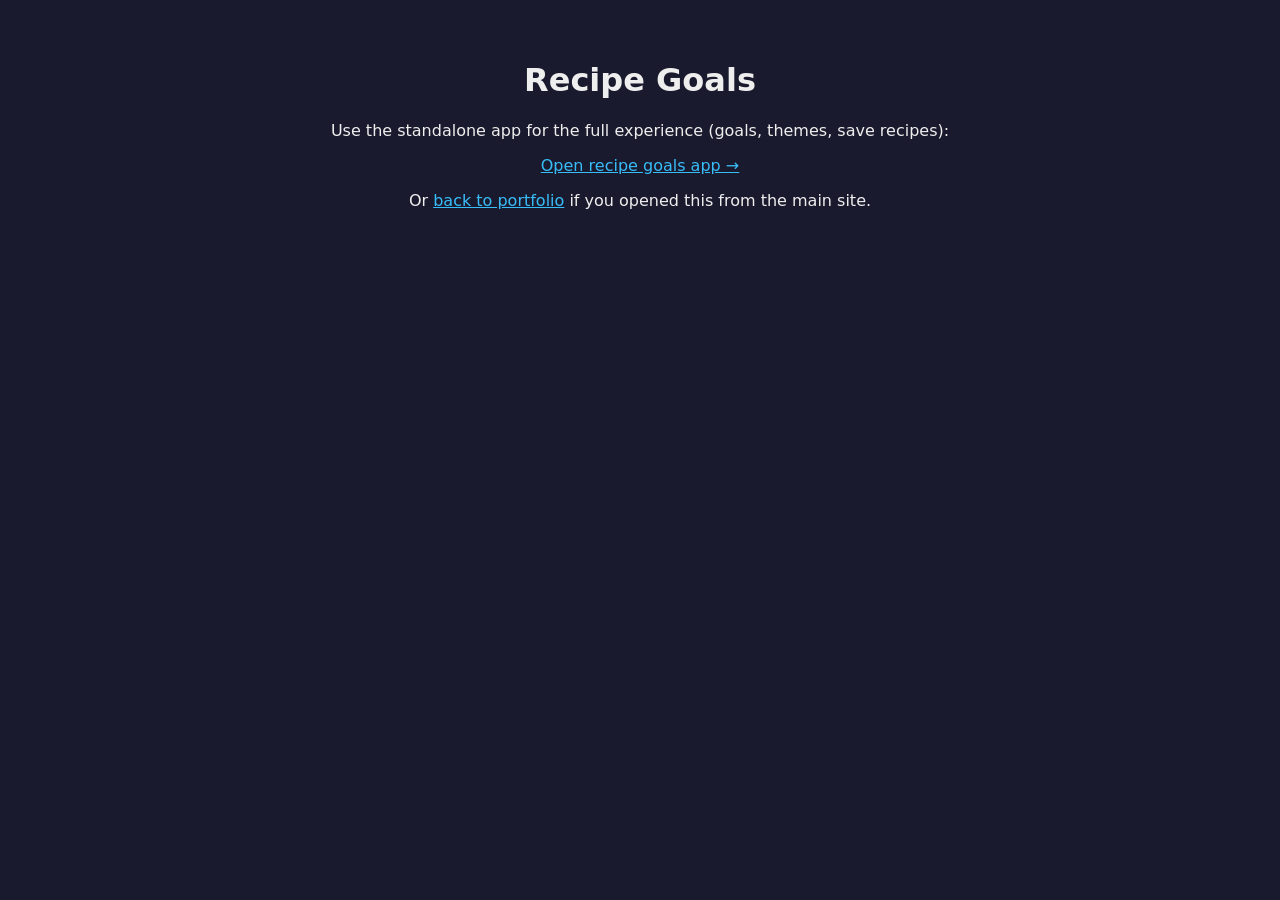
<file: About-me /projects/personal/recipe-goals-app/templates/index.html>
<!DOCTYPE html>
<html lang="en">
<head>
  <meta charset="UTF-8" />
  <meta name="viewport" content="width=device-width, initial-scale=1.0" />
  <title>Recipe Goals</title>
  <style>
    body { font-family: system-ui, sans-serif; background: #1a1a2e; color: #eee; padding: 2rem; text-align: center; }
    a { color: #38bdf8; }
    a:hover { text-decoration: underline; }
  </style>
</head>
<body>
  <h1>Recipe Goals</h1>
  <p>Use the standalone app for the full experience (goals, themes, save recipes):</p>
  <p><a href="/recipe-goals.html">Open recipe goals app →</a></p>
  <p>Or <a href="/">back to portfolio</a> if you opened this from the main site.</p>
</body>
</html>
</file>
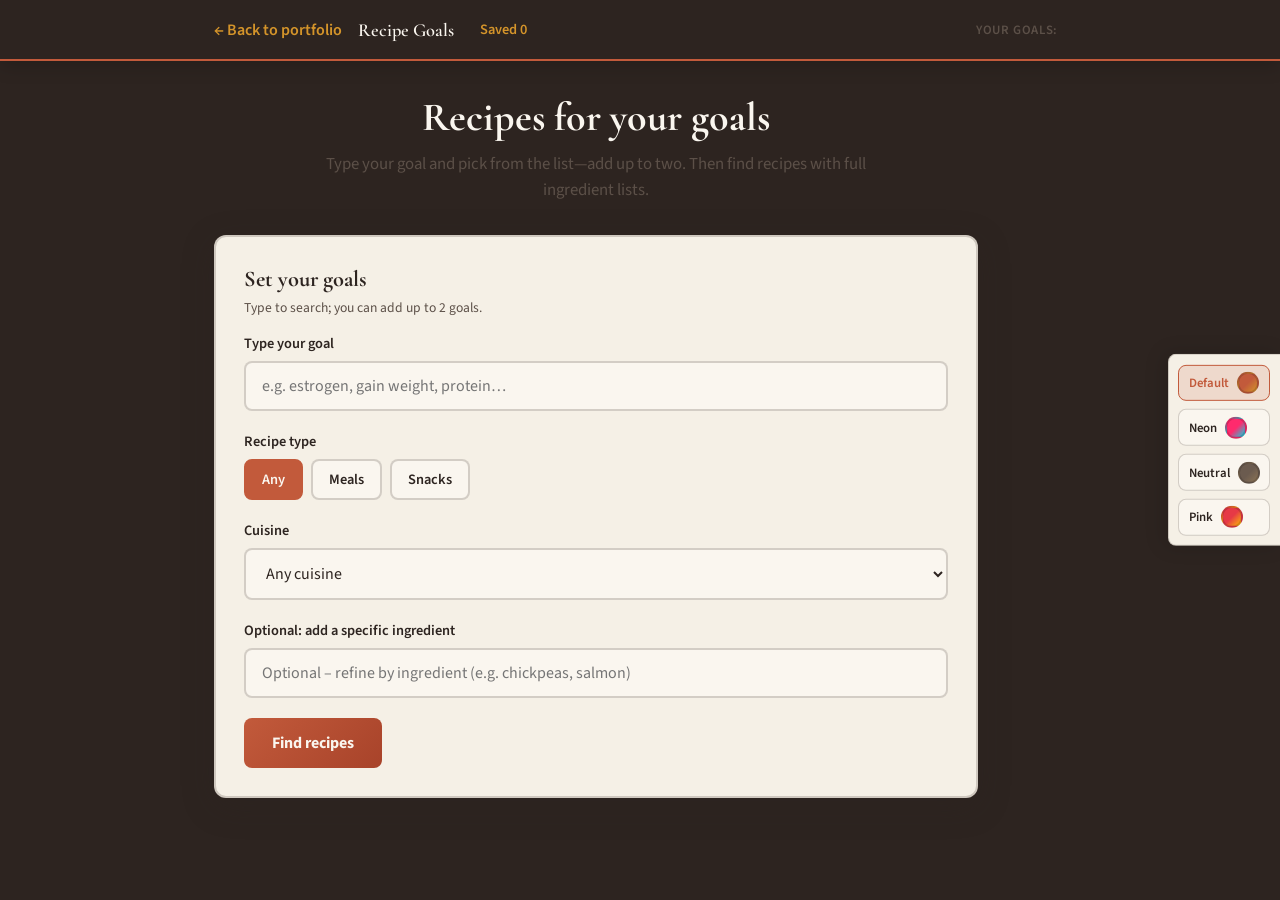
<file: recipe-goals.html>
<!DOCTYPE html>
<html lang="en">
  <head>
    <meta charset="UTF-8" />
    <meta name="viewport" content="width=device-width, initial-scale=1.0" />
    <title>Recipe Goals – Find recipes for your goals | Riya Khalate</title>
    <link rel="preconnect" href="https://fonts.googleapis.com" />
    <link rel="preconnect" href="https://fonts.gstatic.com" crossorigin />
    <link href="https://fonts.googleapis.com/css2?family=Cormorant+Garamond:wght@500;600;700&family=Source+Sans+3:wght@400;500;600;700&display=swap" rel="stylesheet" />
    <style>
      :root {
        --bg: #2d2420;
        --bg-soft: #3d322c;
        --card: #f5f0e6;
        --terracotta: #c25a3b;
        --terracotta-soft: rgba(194, 90, 59, 0.15);
        --saffron: #d4942a;
        --cream: #faf6ef;
        --text: #2d2420;
        --muted: #5c5048;
        --radius: 12px;
        --radius-sm: 8px;
        --shadow: 0 8px 32px rgba(45, 36, 32, 0.25);
        --border: rgba(92, 80, 72, 0.25);
      }
      * { box-sizing: border-box; }
      body {
        margin: 0;
        font-family: "Source Sans 3", system-ui, sans-serif;
        background: var(--bg);
        color: var(--text);
        min-height: 100vh;
        display: flex;
        flex-direction: column;
      }
      .app-header {
        position: sticky;
        top: 0;
        z-index: 10;
        background: rgba(45, 36, 32, 0.92);
        border-bottom: 2px solid var(--terracotta);
        box-shadow: 0 4px 20px rgba(0, 0, 0, 0.2);
      }
      .app-header-inner {
        max-width: 900px;
        margin: 0 auto;
        padding: 0.85rem 1.5rem;
        display: flex;
        align-items: center;
        gap: 1rem;
        flex-wrap: wrap;
      }
      .back-link { color: var(--saffron); text-decoration: none; font-weight: 600; }
      .back-link:hover { text-decoration: underline; color: var(--cream); }
      .app-title { font-family: "Cormorant Garamond", serif; font-size: 1.15rem; font-weight: 600; color: var(--cream); }
      .header-saved { background: none; border: none; color: var(--saffron); font-size: 0.9rem; font-weight: 600; cursor: pointer; font-family: inherit; padding: 0.35rem 0.6rem; }
      .header-saved:hover { text-decoration: underline; color: var(--cream); }
      .your-goals { margin-left: auto; display: flex; align-items: center; gap: 0.5rem; flex-wrap: wrap; }
      .your-goals-label { font-size: 0.8rem; font-weight: 600; color: var(--muted); text-transform: uppercase; letter-spacing: 0.05em; }
      .goal-pills { display: flex; flex-wrap: wrap; gap: 0.4rem; }
      .goal-pill {
        display: inline-flex; align-items: center; gap: 0.35rem;
        padding: 0.35rem 0.65rem;
        background: var(--terracotta-soft);
        color: var(--cream);
        border: 1px solid rgba(194, 90, 59, 0.5);
        border-radius: 999px;
        font-size: 0.8rem; font-weight: 500;
      }
      .pill-remove { background: none; border: none; color: var(--cream); cursor: pointer; font-size: 1.1rem; line-height: 1; padding: 0 0.1rem; opacity: 0.85; }
      .pill-remove:hover { opacity: 1; }
      .app-main { flex: 1; max-width: 900px; margin: 0 auto; padding: 2rem 1.5rem 3rem; padding-right: 7rem; width: 100%; }
      .hero { text-align: center; margin-bottom: 2rem; }
      .hero h1 { font-family: "Cormorant Garamond", serif; font-size: clamp(1.9rem, 4vw, 2.5rem); font-weight: 700; margin: 0 0 0.6rem 0; color: var(--cream); }
      .hero-subtitle { color: var(--muted); font-size: 1.05rem; line-height: 1.55; max-width: 540px; margin: 0 auto; }
      .card-panel {
        background: var(--card);
        border-radius: var(--radius);
        padding: 1.75rem;
        margin-bottom: 1.5rem;
        border: 2px solid var(--border);
        box-shadow: var(--shadow);
      }
      .card-panel h2 { font-family: "Cormorant Garamond", serif; font-size: 1.4rem; margin: 0 0 0.35rem 0; color: var(--text); }
      .card-panel .hint { font-size: 0.85rem; color: var(--muted); margin: 0 0 1rem 0; }
      .form-row { margin-bottom: 1.25rem; }
      .form-row label, .form-label { display: block; font-weight: 600; font-size: 0.9rem; margin-bottom: 0.45rem; color: var(--text); }
      .form-row input[type="text"], .form-row select, .form-row textarea {
        width: 100%; padding: 0.75rem 1rem; border-radius: var(--radius-sm);
        border: 2px solid var(--border); background: var(--cream); color: var(--text); font-size: 1rem; font-family: inherit;
      }
      .form-row textarea { min-height: 90px; resize: vertical; }
      .form-row select:focus, .form-row input:focus { outline: none; border-color: var(--terracotta); box-shadow: 0 0 0 3px var(--terracotta-soft); }
      .goal-typeahead-wrap { position: relative; }
      .typeahead-dropdown {
        position: absolute; top: 100%; left: 0; right: 0; margin-top: 0.25rem;
        background: var(--cream); border: 2px solid var(--terracotta); border-radius: var(--radius-sm);
        box-shadow: var(--shadow); max-height: 240px; overflow-y: auto; z-index: 20; display: none;
      }
      .typeahead-dropdown.open { display: block; }
      .typeahead-item { padding: 0.7rem 1rem; cursor: pointer; font-size: 0.95rem; color: var(--text); border-bottom: 1px solid var(--border); }
      .typeahead-item:last-child { border-bottom: none; }
      .typeahead-item:hover { background: var(--terracotta-soft); }
      .typeahead-focus { display: block; font-size: 0.8rem; color: var(--muted); font-weight: 400; margin-top: 0.2rem; }
      .recipe-type-btns { display: flex; flex-wrap: wrap; gap: 0.5rem; }
      .recipe-type-btn { padding: 0.5rem 1rem; border-radius: var(--radius-sm); border: 2px solid var(--border); background: var(--cream); color: var(--text); font-size: 0.9rem; font-weight: 600; cursor: pointer; font-family: inherit; }
      .recipe-type-btn:hover { border-color: var(--terracotta); background: var(--terracotta-soft); }
      .recipe-type-btn.active { background: var(--terracotta); border-color: var(--terracotta); color: var(--cream); }
      .btn-primary {
        background: linear-gradient(135deg, var(--terracotta), #a8432a);
        color: var(--cream); border: none; padding: 0.85rem 1.75rem; border-radius: var(--radius-sm);
        font-weight: 700; font-size: 1rem; cursor: pointer; font-family: inherit;
      }
      .btn-primary:hover:not(:disabled) { transform: translateY(-1px); box-shadow: 0 8px 24px rgba(194, 90, 59, 0.35); }
      .btn-primary:disabled { opacity: 0.7; cursor: not-allowed; }
      .status-msg { padding: 1rem 1.25rem; border-radius: var(--radius-sm); margin-bottom: 1rem; background: rgba(212,148,42,0.2); color: #b8781a; border: 2px solid var(--saffron); }
      .error-msg { padding: 1rem 1.25rem; border-radius: var(--radius-sm); margin-bottom: 1rem; background: rgba(180,60,50,0.15); color: #c44; border: 2px solid rgba(180,60,50,0.5); }
      .recipes-section { margin-top: 2rem; }
      .recipes-section-header { display: flex; align-items: center; justify-content: space-between; flex-wrap: wrap; gap: 0.75rem; margin-bottom: 1.25rem; }
      .recipes-section h2 { font-family: "Cormorant Garamond", serif; font-size: 1.5rem; margin: 0; color: var(--cream); }
      .btn-refresh { background: var(--card); color: var(--terracotta); border: 2px solid var(--terracotta); padding: 0.5rem 1rem; border-radius: var(--radius-sm); font-weight: 600; font-size: 0.9rem; cursor: pointer; font-family: inherit; }
      .btn-refresh:hover:not(:disabled) { background: var(--terracotta); color: var(--cream); }
      .btn-refresh:disabled { opacity: 0.7; cursor: not-allowed; }
      .recipe-grid { display: grid; grid-template-columns: repeat(auto-fill, minmax(280px, 1fr)); gap: 1.25rem; }
      .recipe-card {
        background: var(--card); border-radius: var(--radius); overflow: hidden;
        border: 2px solid var(--border); display: flex; flex-direction: column;
      }
      .recipe-card:hover { border-color: var(--terracotta); box-shadow: 0 12px 36px rgba(0,0,0,0.2); }
      .recipe-card-image { aspect-ratio: 16/10; overflow: hidden; background: #e8dfd0; }
      .recipe-card-image img { width: 100%; height: 100%; object-fit: cover; }
      .recipe-card-body { padding: 1.25rem; flex: 1; }
      .recipe-card-body h3 { font-family: "Cormorant Garamond", serif; font-size: 1.2rem; margin: 0 0 0.35rem 0; color: var(--text); }
      .recipe-meta { color: var(--muted); font-size: 0.8rem; margin: 0 0 0.75rem 0; }
      .recipe-card-actions { margin-top: 1rem; padding-top: 0.75rem; border-top: 1px solid var(--border); }
      .btn-save, .btn-remove { font-size: 0.85rem; font-weight: 600; padding: 0.4rem 0.85rem; border-radius: var(--radius-sm); cursor: pointer; font-family: inherit; border: 2px solid var(--terracotta); background: var(--card); color: var(--terracotta); }
      .btn-save:hover:not(.saved), .btn-remove:hover { background: var(--terracotta); color: var(--cream); }
      .btn-save.saved { border-color: #6b7c3d; color: #6b7c3d; cursor: default; }
      .saved-section { margin-top: 0; }
      .saved-empty { color: var(--muted); font-size: 1rem; margin: 0 0 1.5rem 0; }
      .ingredients { list-style: none; padding: 0; margin: 0; font-size: 0.88rem; line-height: 1.55; }
      .ingredients li { padding: 0.25rem 0; border-bottom: 1px solid var(--border); }
      .ingredients li:last-child { border-bottom: none; }
      .goal-metrics { list-style: none; padding: 0; margin: 0 0 0.75rem 0; font-size: 0.85rem; line-height: 1.5; }
      .goal-metrics li { padding: 0.2rem 0; border-bottom: 1px solid var(--border); }
      .goal-metrics li:last-child { border-bottom: none; }
      .goal-metrics strong { color: var(--terracotta); }
      .recipe-notes { margin-top: 0.5rem; font-size: 0.85rem; color: var(--muted); }
      .theme-strip {
        position: fixed; right: 0; top: 50%; transform: translateY(-50%);
        display: flex; flex-direction: column; gap: 0.5rem; padding: 0.6rem; z-index: 25;
        background: var(--card); border: 1px solid var(--border); border-right: none;
        border-radius: var(--radius-sm) 0 0 var(--radius-sm); box-shadow: -4px 0 20px rgba(0,0,0,0.15);
      }
      .theme-strip .theme-btn {
        display: flex; align-items: center; gap: 0.5rem; padding: 0.4rem 0.6rem; border-radius: 8px;
        border: 1px solid var(--border); background: var(--cream); color: var(--text);
        font-size: 0.8rem; font-weight: 600; cursor: pointer; font-family: inherit;
      }
      .theme-strip .theme-btn:hover { border-color: var(--terracotta); background: var(--terracotta-soft); }
      .theme-strip .theme-btn.active { border-color: var(--terracotta); background: var(--terracotta-soft); color: var(--terracotta); }
      .theme-preview { width: 22px; height: 22px; border-radius: 50%; flex-shrink: 0; border: 2px solid rgba(0,0,0,0.15); }
      .theme-preview-default { background: linear-gradient(135deg, #c25a3b 50%, #d4942a 100%); }
      .theme-preview-neon { background: linear-gradient(135deg, #ff2a6d 50%, #05d9e8 100%); }
      .theme-preview-neutral { background: linear-gradient(135deg, #6b5b4f 50%, #8b7355 100%); }
      .theme-preview-pink { background: linear-gradient(135deg, #e63946 50%, #ffba08 100%); }
      .toast { position: fixed; bottom: 1.5rem; right: 6rem; padding: 0.75rem 1.25rem; border-radius: var(--radius-sm); background: var(--terracotta); color: var(--cream); font-weight: 600; font-size: 0.95rem; box-shadow: var(--shadow); z-index: 100; opacity: 0; transform: translateY(0.5rem); transition: opacity 0.25s, transform 0.25s; pointer-events: none; }
      .toast.show { opacity: 1; transform: translateY(0); }
      body[data-theme="neon"] { --bg: #0d0221; --bg-soft: #1a0a2e; --card: #2d1b4e; --terracotta: #ff2a6d; --terracotta-soft: rgba(255,42,109,0.2); --saffron: #05d9e8; --cream: #f0e6ef; --text: #e8e8e8; --muted: #b8b8d1; --border: rgba(255,42,109,0.35); background: radial-gradient(ellipse 100% 60% at 50% 0%, #2d1b4e 0%, #0d0221 50%); background-attachment: fixed; }
      body[data-theme="neon"] .app-header { box-shadow: 0 0 40px rgba(255,42,109,0.5), 0 0 80px rgba(5,217,232,0.35); }
      body[data-theme="neon"] .back-link, body[data-theme="neon"] .header-saved { text-shadow: 0 0 12px currentColor, 0 0 24px rgba(255,42,109,0.6); }
      body[data-theme="neon"] .card-panel, body[data-theme="neon"] .goal-section { box-shadow: 0 0 35px rgba(255,42,109,0.4), 0 0 70px rgba(5,217,232,0.25); border-color: rgba(255,42,109,0.6); }
      body[data-theme="neon"] .recipe-type-btn { background: rgba(45,27,78,0.9); color: #f0e6ef; border-color: rgba(255,42,109,0.6); box-shadow: 0 0 18px rgba(255,42,109,0.5); text-shadow: 0 0 10px rgba(255,240,245,0.9); }
      body[data-theme="neon"] .recipe-type-btn.active { background: rgba(255,42,109,0.4); color: #fff; border-color: #ff2a6d; box-shadow: 0 0 28px rgba(255,42,109,0.8); text-shadow: 0 0 12px #fff; }
      body[data-theme="neon"] .recipe-card { box-shadow: 0 0 30px rgba(255,42,109,0.35); border-color: rgba(255,42,109,0.5); }
      body[data-theme="neon"] .recipe-card:hover { box-shadow: 0 0 45px rgba(255,42,109,0.55); }
      body[data-theme="neon"] .goal-pill { box-shadow: 0 0 18px rgba(255,42,109,0.55); }
      body[data-theme="neon"] .hero h1 { text-shadow: 0 0 20px rgba(255,255,255,0.9), 0 0 40px rgba(255,42,109,0.7); }
      body[data-theme="neutral"] { --bg: #3d3d3d; --bg-soft: #4a4a4a; --card: #f0ebe3; --terracotta: #6b5b4f; --terracotta-soft: rgba(107,91,79,0.15); --saffron: #8b7355; --cream: #faf8f5; --text: #2c2c2c; --muted: #6b6b6b; --border: rgba(107,91,79,0.25); background: linear-gradient(180deg, #4a4a4a 0%, #3d3d3d 40%); background-attachment: fixed; }
      body[data-theme="pink"] { --bg: #1a0a0a; --bg-soft: #2d1515; --card: #fff5f5; --terracotta: #e63946; --terracotta-soft: rgba(230,57,70,0.2); --saffron: #ffba08; --cream: #fffaf0; --text: #1a0a0a; --muted: #8b4513; --border: rgba(230,57,70,0.4); background: repeating-linear-gradient(0deg, #1a0a0a 0px, #2d1515 2px, #1a0a0a 4px); background-attachment: fixed; }
      body[data-theme="pink"] .app-header { border-bottom-color: #e63946; background: rgba(26,10,10,0.95); }
      @media (max-width: 600px) { .app-header-inner { flex-direction: column; align-items: flex-start; } .your-goals { margin-left: 0; } .app-main { padding-right: 1.5rem; } .theme-strip { display: none; } }
    </style>
  </head>
  <body data-theme="default">
    <header class="app-header">
      <div class="app-header-inner">
        <a href="index.html" class="back-link">← Back to portfolio</a>
        <span class="app-title">Recipe Goals</span>
        <button type="button" id="savedLink" class="header-saved" aria-label="View saved recipes">Saved <span id="savedCount">0</span></button>
        <div class="your-goals" id="yourGoals">
          <span class="your-goals-label">Your goals:</span>
          <div class="goal-pills" id="goalPills"></div>
        </div>
      </div>
    </header>
    <main class="app-main">
      <section class="hero">
        <h1>Recipes for your goals</h1>
        <p class="hero-subtitle">Type your goal and pick from the list—add up to two. Then find recipes with full ingredient lists.</p>
      </section>
      <section class="goal-section card-panel">
        <h2>Set your goals</h2>
        <p class="hint">Type to search; you can add up to 2 goals.</p>
        <div class="form-row goal-typeahead-wrap">
          <label for="goalInput">Type your goal</label>
          <input type="text" id="goalInput" placeholder="e.g. estrogen, gain weight, protein…" autocomplete="off" />
          <div class="typeahead-dropdown" id="goalDropdown" role="listbox"></div>
        </div>
        <div class="form-row">
          <span class="form-label">Recipe type</span>
          <div class="recipe-type-btns" role="group">
            <button type="button" class="recipe-type-btn active" data-value="">Any</button>
            <button type="button" class="recipe-type-btn" data-value="meals">Meals</button>
            <button type="button" class="recipe-type-btn" data-value="snacks">Snacks</button>
          </div>
        </div>
        <div class="form-row">
          <label for="cuisine">Cuisine</label>
          <select id="cuisine">
            <option value="">Any cuisine</option>
            <option value="Indian">Indian</option>
            <option value="Thai">Thai</option>
            <option value="Mexican">Mexican</option>
            <option value="Italian">Italian</option>
            <option value="British">British</option>
            <option value="American">American</option>
          </select>
        </div>
        <div class="form-row">
          <label for="custom">Optional: add a specific ingredient</label>
          <input type="text" id="custom" placeholder="Optional – refine by ingredient (e.g. chickpeas, salmon)" />
        </div>
        <button type="button" id="findBtn" class="btn-primary">Find recipes</button>
      </section>
      <!-- Removed: \"find recipes with ingredients you already have\" section -->
      <div id="status" class="status-msg" style="display: none;"></div>
      <div id="error" class="error-msg" style="display: none;"></div>
      <section id="recipesSection" class="recipes-section" style="display: none;">
        <div class="recipes-section-header">
          <h2>Recipes</h2>
          <button type="button" id="refreshBtn" class="btn-refresh" title="Show different recipes">↻ Refresh</button>
        </div>
        <div id="recipes" class="recipe-grid"></div>
      </section>
      <section id="savedSection" class="saved-section" style="display: none;">
        <div class="recipes-section-header">
          <h2>Saved recipes</h2>
          <button type="button" id="backToSearchBtn" class="btn-refresh">← Back to search</button>
        </div>
        <p class="saved-empty" id="savedEmpty">No saved recipes yet. Search for recipes and click Save on any card.</p>
        <div id="savedRecipes" class="recipe-grid"></div>
      </section>
    </main>
    <div id="toast" class="toast" aria-live="polite"></div>
    <aside class="theme-strip" aria-label="Theme">
      <button type="button" class="theme-btn" data-theme="default" title="Default"><span class="theme-name">Default</span><span class="theme-preview theme-preview-default"></span></button>
      <button type="button" class="theme-btn" data-theme="neon" title="Neon"><span class="theme-name">Neon</span><span class="theme-preview theme-preview-neon"></span></button>
      <button type="button" class="theme-btn" data-theme="neutral" title="Neutral"><span class="theme-name">Neutral</span><span class="theme-preview theme-preview-neutral"></span></button>
      <button type="button" class="theme-btn" data-theme="pink" title="Pink"><span class="theme-name">Pink</span><span class="theme-preview theme-preview-pink"></span></button>
    </aside>
    <script>
    (function () {
      // Local \"API\" so this app always returns recipes, even in environments
      // that block external network calls (like editor previews).
      var DEFAULT_RECIPE_IMG = 'https://via.placeholder.com/400x250?text=Recipe';
      var LOCAL_RECIPES = [
        {
          id: 'estrogen1',
          name: 'Tofu stir‑fry with greens',
          goals: ['increasing_estrogen'],
          type: 'meals',
          area: 'Thai',
          ingredients: ['Firm tofu', 'Bok choy', 'Broccoli', 'Soy sauce', 'Garlic', 'Brown rice'],
          notes: 'Uses tofu and greens to support estrogen‑related goals.'
        },
        {
          id: 'estrogen2',
          name: 'Chickpea & flax salad',
          goals: ['increasing_estrogen'],
          type: 'meals',
          area: 'Mexican',
          ingredients: ['Chickpeas', 'Flax seeds', 'Tomatoes', 'Cucumber', 'Olive oil', 'Lemon juice'],
          notes: 'Simple salad built around chickpeas and flax.'
        },
        {
          id: 'weight1',
          name: 'Salmon power bowl',
          goals: ['gaining_weight', 'high_protein'],
          type: 'meals',
          area: 'American',
          ingredients: ['Salmon', 'Quinoa', 'Avocado', 'Roasted sweet potato', 'Spinach'],
          notes: 'Higher‑calorie bowl with healthy fats and protein.'
        },
        {
          id: 'weight2',
          name: 'Chicken pasta bake',
          goals: ['gaining_weight', 'high_protein'],
          type: 'meals',
          area: 'Italian',
          ingredients: ['Pasta', 'Chicken', 'Tomato sauce', 'Cheese', 'Spinach'],
          notes: 'Comfort‑style bake, good for weight gain.'
        },
        {
          id: 'protein1',
          name: 'High‑protein lentil curry',
          goals: ['high_protein'],
          type: 'meals',
          area: 'Indian',
          ingredients: ['Red lentils', 'Coconut milk', 'Tomatoes', 'Onion', 'Spices'],
          notes: 'Plant‑based option focused on lentils.'
        },
        {
          id: 'protein_snack1',
          name: 'Yogurt & nut snack bowl',
          goals: ['high_protein', 'gaining_weight'],
          type: 'snacks',
          area: 'British',
          ingredients: ['Greek yogurt', 'Mixed nuts', 'Honey', 'Berries'],
          notes: 'Quick snack idea rich in protein and calories.'
        }
      ];

      function fetchLocalRecipes(goalIds, cuisine, recipeType, custom) {
        var q = (custom || '').trim().toLowerCase();
        return new Promise(function (resolve) {
          var list = LOCAL_RECIPES.filter(function (r) {
            if (goalIds.length && !r.goals.some(function (g) { return goalIds.indexOf(g) >= 0; })) {
              return false;
            }
            if (recipeType === 'meals' && r.type !== 'meals') return false;
            if (recipeType === 'snacks' && r.type !== 'snacks') return false;
            if (cuisine && r.area !== cuisine) return false;
            if (q) {
              var found =
                r.name.toLowerCase().indexOf(q) >= 0 ||
                r.ingredients.some(function (i) { return i.toLowerCase().indexOf(q) >= 0; });
              if (!found) return false;
            }
            return true;
          });
          resolve(list);
        });
      }

      var THEME_KEY = 'recipeGoalsTheme';
      var RECIPE_TYPE_KEY = 'recipeGoalsRecipeType';
      var STORAGE_KEY = 'recipeGoalsSaved';
      var GOALS_LIST = [
        { id: 'increasing_estrogen', label: 'Increasing estrogen', focus: 'Phytoestrogens: soy, flax, legumes' },
        { id: 'gaining_weight', label: 'Gaining weight', focus: 'Protein, carbs, healthy fats' },
        { id: 'high_protein', label: 'High protein', focus: 'Protein-rich' }
      ];
      var GOAL_INGREDIENTS = {
        increasing_estrogen: ['tofu', 'tempeh', 'soy', 'chickpeas', 'lentils', 'beans', 'flax', 'sesame'],
        gaining_weight: ['chicken', 'beef', 'salmon', 'pasta', 'rice', 'eggs', 'cheese', 'milk', 'nuts', 'avocado', 'potato', 'oats', 'bread', 'pork', 'turkey'],
        high_protein: ['chicken', 'beef', 'salmon', 'tuna', 'eggs', 'tofu', 'lentils', 'chickpeas', 'cheese', 'pork', 'turkey']
      };
      var MEAL_CATS = { Beef:1, Breakfast:1, Chicken:1, Lamb:1, Pasta:1, Pork:1, Seafood:1, Vegan:1, Vegetarian:1 };
      var SNACK_CATS = { Dessert:1, Side:1, Starter:1, Miscellaneous:1 };

      function getSavedRecipes() { try { var r = localStorage.getItem(STORAGE_KEY); return r ? JSON.parse(r) : []; } catch (_) { return []; } }
      function setSavedRecipes(arr) { try { localStorage.setItem(STORAGE_KEY, JSON.stringify(arr)); document.getElementById('savedCount').textContent = arr.length; } catch (_) {} }
      function isSaved(id) { return getSavedRecipes().some(function (r) { return r.id === id; }); }
      function addSaved(recipe) { var s = getSavedRecipes(); if (!s.some(function(r){ return r.id === recipe.id; })) { s.push(recipe); setSavedRecipes(s); } }
      function removeSaved(id) { setSavedRecipes(getSavedRecipes().filter(function(r){ return r.id !== id; })); }

      function applyTheme(t) {
        t = t || 'default';
        document.body.setAttribute('data-theme', t);
        document.querySelectorAll('.theme-btn').forEach(function(b){ b.classList.toggle('active', b.dataset.theme === t); });
        try { localStorage.setItem(THEME_KEY, t); } catch (_) {}
      }
      function setRecipeType(val) {
        document.querySelectorAll('.recipe-type-btn').forEach(function(b){ b.classList.toggle('active', (b.dataset.value || '') === val); });
        try { localStorage.setItem(RECIPE_TYPE_KEY, val); } catch (_) {}
      }
      function getRecipeType() { var b = document.querySelector('.recipe-type-btn.active'); return b ? (b.dataset.value || '') : ''; }
      function showToast(msg) { var el = document.getElementById('toast'); el.textContent = msg; el.classList.add('show'); clearTimeout(el._tid); el._tid = setTimeout(function(){ el.classList.remove('show'); }, 2500); }

      var selectedGoals = [];
      var goalInput = document.getElementById('goalInput');
      var goalDropdown = document.getElementById('goalDropdown');
      var goalPills = document.getElementById('goalPills');
      var cuisineSelect = document.getElementById('cuisine');
      var customInput = document.getElementById('custom');
      var findBtn = document.getElementById('findBtn');
      var refreshBtn = document.getElementById('refreshBtn');
      var statusEl = document.getElementById('status');
      var errorEl = document.getElementById('error');
      var recipesSection = document.getElementById('recipesSection');
      var recipesEl = document.getElementById('recipes');
      var savedSection = document.getElementById('savedSection');
      var savedRecipesEl = document.getElementById('savedRecipes');
      var savedEmptyEl = document.getElementById('savedEmpty');
      var savedLink = document.getElementById('savedLink');
      var backToSearchBtn = document.getElementById('backToSearchBtn');
      var toastEl = document.getElementById('toast');

      function renderPills() {
        goalPills.innerHTML = '';
        selectedGoals.forEach(function(g) {
          var span = document.createElement('span');
          span.className = 'goal-pill';
          span.textContent = g.label;
          var btn = document.createElement('button');
          btn.type = 'button';
          btn.className = 'pill-remove';
          btn.setAttribute('aria-label', 'Remove ' + g.label);
          btn.textContent = '×';
          btn.addEventListener('click', function(e){ e.stopPropagation(); selectedGoals = selectedGoals.filter(function(x){ return x.id !== g.id; }); renderPills(); });
          span.appendChild(btn);
          goalPills.appendChild(span);
        });
      }

      goalInput.addEventListener('input', function() {
        var q = (goalInput.value || '').trim().toLowerCase();
        if (!q) { goalDropdown.classList.remove('open'); goalDropdown.innerHTML = ''; return; }
        var matches = GOALS_LIST.filter(function(g) {
          return g.id.indexOf(q) >= 0 || g.label.toLowerCase().indexOf(q) >= 0;
        }).filter(function(g) { return !selectedGoals.some(function(s){ return s.id === g.id; }); });
        goalDropdown.innerHTML = '';
        matches.slice(0, 5).forEach(function(g) {
          var div = document.createElement('div');
          div.className = 'typeahead-item';
          div.setAttribute('role', 'option');
          div.innerHTML = '<strong>' + g.label + '</strong><span class="typeahead-focus">' + g.focus + '</span>';
          div.addEventListener('click', function() {
            if (selectedGoals.length < 2) { selectedGoals.push(g); renderPills(); goalInput.value = ''; goalDropdown.classList.remove('open'); goalDropdown.innerHTML = ''; showToast('Goal added! ✓'); }
          });
          goalDropdown.appendChild(div);
        });
        goalDropdown.classList.toggle('open', goalDropdown.children.length > 0);
      });
      goalInput.addEventListener('blur', function() { setTimeout(function(){ goalDropdown.classList.remove('open'); }, 200); });

      document.querySelectorAll('.recipe-type-btn').forEach(function(b) {
        b.addEventListener('click', function() { setRecipeType(b.dataset.value || ''); });
      });
      document.querySelectorAll('.theme-btn').forEach(function(b) {
        b.addEventListener('click', function() { applyTheme(b.dataset.theme); });
      });

      savedLink.addEventListener('click', function() {
        document.querySelector('.hero').style.display = 'none';
        document.querySelector('.goal-section').style.display = 'none';
        recipesSection.style.display = 'none';
        statusEl.style.display = 'none';
        errorEl.style.display = 'none';
        savedSection.style.display = 'block';
        renderSavedRecipes();
      });
      backToSearchBtn.addEventListener('click', function() {
        document.querySelector('.hero').style.display = 'block';
        document.querySelector('.goal-section').style.display = 'block';
        savedSection.style.display = 'none';
        if (recipesEl.children.length) recipesSection.style.display = 'block';
        renderPills();
      });

      function renderSavedRecipes() {
        var list = getSavedRecipes();
        savedEmptyEl.style.display = list.length ? 'none' : 'block';
        savedRecipesEl.innerHTML = '';
        list.forEach(function(r) {
          var card = document.createElement('article');
          card.className = 'recipe-card';
          var notesHtml = r.notes ? '<p class="recipe-notes">' + r.notes + '</p>' : '';
          card.innerHTML = '<div class="recipe-card-image"><img src="' + (r.thumb || '') + '" alt="" /></div><div class="recipe-card-body"><h3>' + (r.name || '') + '</h3><p class="recipe-meta">' + (r.category || '') + (r.area ? ' · ' + r.area : '') + '</p><ul class="ingredients">' + (r.ingredients || []).map(function(i){ return '<li>' + i + '</li>'; }).join('') + '</ul>' + notesHtml + '<div class="recipe-card-actions"><button type="button" class="btn-remove">Remove</button></div></div>';
          card.querySelector('.btn-remove').addEventListener('click', function() { removeSaved(r.id); renderSavedRecipes(); });
          savedRecipesEl.appendChild(card);
        });
        document.getElementById('savedCount').textContent = list.length;
      }

      function buildRecipeCard(r, saved) {
        var notesParts = [];
        if (r.extra && r.extra.length) {
          notesParts.push('<p class="recipe-notes"><strong>Also needs:</strong> ' + r.extra.join(', ') + '</p>');
        }
        if (r.notes) {
          notesParts.push('<p class="recipe-notes">' + r.notes + '</p>');
        }
        var notesHtml = notesParts.join('');
        var thumb = r.thumb || DEFAULT_RECIPE_IMG;
        var html = '<div class="recipe-card-image"><img src="' + thumb + '" alt="" /></div><div class="recipe-card-body"><h3>' + (r.name || '') + '</h3><p class="recipe-meta">' + (r.category || '') + (r.area ? ' · ' + r.area : '') + '</p><ul class="ingredients">' + (r.ingredients || []).map(function(i){ return '<li>' + i + '</li>'; }).join('') + '</ul>' + notesHtml + '<div class="recipe-card-actions"></div></div>';
        return html;
      }

      function parseIngredientsText(text) {
        return (text || '').split(/[\n,]/).map(function(t){ return t.trim(); }).filter(function(t){ return !!t; });
      }

      function renderFallbackRecipes(goalIds) {
        // Simple offline examples so something always shows, even if API calls fail
        var examples = [
          {
            id: 'offline1',
            name: 'High‑protein tofu bowl',
            thumb: '',
            category: 'Sample',
            area: 'Offline',
            ingredients: ['Firm tofu', 'Brown rice', 'Mixed vegetables', 'Soy sauce', 'Garlic'],
            notes: 'Sample recipe shown when the live recipe service is unavailable.'
          },
          {
            id: 'offline2',
            name: 'Estrogen‑support lentil salad',
            thumb: '',
            category: 'Sample',
            area: 'Offline',
            ingredients: ['Cooked lentils', 'Chickpeas', 'Leafy greens', 'Olive oil', 'Lemon juice'],
            notes: 'This is a sample idea based on your goals; real recipes load when the API is reachable.'
          }
        ];
        recipesEl.innerHTML = '';
        examples.forEach(function(r) {
          var card = document.createElement('article');
          card.className = 'recipe-card';
          card.innerHTML = buildRecipeCard(r, false);
          recipesEl.appendChild(card);
        });
        statusEl.style.display = 'none';
        recipesSection.style.display = 'block';
      }

      function doSearch(isRefresh) {
        var rawGoalText = (goalInput.value || '').trim().toLowerCase();
        // If the user typed a goal but didn't click a pill, try to match it automatically
        if (!selectedGoals.length && rawGoalText) {
          var auto = GOALS_LIST.find(function(g) {
            var lbl = g.label.toLowerCase();
            return lbl.indexOf(rawGoalText) >= 0 || rawGoalText.indexOf(lbl) >= 0;
          });
          if (auto) {
            selectedGoals.push(auto);
            renderPills();
          }
        }

        var goals = selectedGoals.map(function(g){ return g.id; });
        var custom = (customInput.value || '').trim();
        if (!goals.length) {
          errorEl.textContent = 'Add at least one goal.';
          errorEl.style.display = 'block';
          statusEl.style.display = 'none';
          return;
        }
        errorEl.style.display = 'none';
        statusEl.textContent = 'Searching…';
        statusEl.style.display = 'block';
        findBtn.disabled = true;
        if (refreshBtn) refreshBtn.disabled = true;
        if (refreshBtn) refreshBtn.textContent = '…';

        var cuisine = (cuisineSelect.value || '').trim();
        var recipeType = getRecipeType();

        fetchLocalRecipes(goals, cuisine, recipeType, custom).then(function (results) {
          recipesEl.innerHTML = '';
          if (!results.length) {
            errorEl.textContent = 'No recipes found for that combination yet. Try a different goal or cuisine.';
            errorEl.style.display = 'block';
            statusEl.style.display = 'none';
            recipesSection.style.display = 'none';
            findBtn.disabled = false;
            if (refreshBtn) { refreshBtn.disabled = false; refreshBtn.textContent = '↻ Refresh'; }
            return;
          }

          errorEl.style.display = 'none';
          results.forEach(function(r) {
            var card = document.createElement('article');
            card.className = 'recipe-card';
            card.innerHTML = buildRecipeCard(r, isSaved(r.id));
            var actions = card.querySelector('.recipe-card-actions');
            var saveBtn = document.createElement('button');
            saveBtn.type = 'button';
            saveBtn.className = 'btn-save' + (isSaved(r.id) ? ' saved' : '');
            saveBtn.textContent = isSaved(r.id) ? 'Saved ✓' : 'Save';
            saveBtn.addEventListener('click', function(e){ e.stopPropagation(); if (isSaved(r.id)) { removeSaved(r.id); saveBtn.textContent = 'Save'; saveBtn.classList.remove('saved'); } else { addSaved(r); saveBtn.textContent = 'Saved ✓'; saveBtn.classList.add('saved'); } });
            actions.appendChild(saveBtn);
            recipesEl.appendChild(card);
          });
          statusEl.style.display = 'none';
          recipesSection.style.display = 'block';
          findBtn.disabled = false;
          if (refreshBtn) { refreshBtn.disabled = false; refreshBtn.textContent = '↻ Refresh'; }
        }).catch(function () {
          errorEl.textContent = 'Something went wrong loading recipes.';
          errorEl.style.display = 'block';
          statusEl.style.display = 'none';
          recipesSection.style.display = 'none';
          findBtn.disabled = false;
          if (refreshBtn) { refreshBtn.disabled = false; refreshBtn.textContent = '↻ Refresh'; }
        });
      }

      findBtn.addEventListener('click', function() { doSearch(false); });
      if (refreshBtn) refreshBtn.addEventListener('click', function() { doSearch(true); });

      (function() { var s = localStorage.getItem(THEME_KEY); if (s === 'diner') s = 'pink'; applyTheme(s || 'default'); })();
      setRecipeType(localStorage.getItem(RECIPE_TYPE_KEY) || '');
      renderPills();
      document.getElementById('savedCount').textContent = getSavedRecipes().length;
    })();
    </script>
  </body>
</html>
</file>
<file: styles.css>
:root {
  --bg: #050816;
  --bg-soft: #0b1020;
  --card-bg: #0f172a;
  --accent: #f472b6;
  --accent-soft: rgba(244, 114, 182, 0.16);
  --text: #e5e7eb;
  --muted: #9ca3af;
  --border-subtle: rgba(148, 163, 184, 0.35);
  --radius-lg: 18px;
  --radius-full: 999px;
  --shadow-soft: 0 18px 45px rgba(15, 23, 42, 0.8);
}

*, *::before, *::after { box-sizing: border-box; }

html { scroll-behavior: smooth; }

body {
  margin: 0;
  font-family: system-ui, -apple-system, BlinkMacSystemFont, "SF Pro Text", "Inter", sans-serif;
  background: radial-gradient(circle at top, #020617, #000814 55%);
  color: var(--text);
  -webkit-font-smoothing: antialiased;
}

a { color: inherit; text-decoration: none; }
img { max-width: 100%; display: block; }

.container {
  width: 100%;
  max-width: 1080px;
  margin: 0 auto;
  padding: 0 1.5rem;
}

.site-header {
  position: sticky;
  top: 0;
  z-index: 20;
  backdrop-filter: blur(16px);
  background: linear-gradient(to bottom, rgba(5, 8, 22, 0.9), rgba(5, 8, 22, 0.7), transparent);
  border-bottom: 1px solid rgba(148, 163, 184, 0.2);
}

.nav-container {
  display: flex;
  align-items: center;
  justify-content: space-between;
  padding: 0.9rem 1.5rem;
}

.logo { display: inline-flex; align-items: center; gap: 0.55rem; }

.logo-mark {
  width: 32px;
  height: 32px;
  border-radius: 40%;
  background: radial-gradient(circle at 30% 20%, #e0f2fe, #0ea5e9 40%, #0369a1);
  display: flex;
  align-items: center;
  justify-content: center;
  font-size: 0.9rem;
  font-weight: 700;
  color: #020617;
  box-shadow: 0 0 0 1px rgba(15, 23, 42, 0.7), 0 18px 35px rgba(15, 23, 42, 0.9);
}

.logo-text { font-size: 0.95rem; font-weight: 600; letter-spacing: 0.04em; text-transform: uppercase; color: #e5e7eb; }

.nav { display: flex; align-items: center; gap: 1.25rem; font-size: 0.9rem; }
.nav a { position: relative; color: var(--muted); padding: 0.2rem 0; }
.nav a::after {
  content: "";
  position: absolute;
  left: 0;
  bottom: -0.2rem;
  width: 0;
  height: 2px;
  border-radius: var(--radius-full);
  background: linear-gradient(to right, #38bdf8, #818cf8);
  transition: width 0.18s ease-out;
}
.nav a:hover { color: var(--text); }
.nav a:hover::after { width: 100%; }

.hero {
  padding: 4.5rem 0 3.5rem;
}
.hero-grid {
  display: grid;
  grid-template-columns: minmax(0, 1.7fr) minmax(0, 1.1fr);
  gap: 2.5rem;
  align-items: center;
}
.hero-photo-col {
  display: flex;
  justify-content: flex-end;
}
.hero-photo-wrapper {
  width: 260px;
  height: 260px;
  padding: 10px;
  background: radial-gradient(circle at 30% 15%, #f9a8d4, #ec4899 50%, #020617 100%);
  box-shadow:
    0 0 40px rgba(236, 72, 153, 0.9),
    0 28px 70px rgba(15, 23, 42, 1);
  border-radius: 999px;
  position: relative;
  overflow: hidden;
}
.hero-photo {
  width: 100%;
  height: 100%;
  border-radius: 999px;
  object-fit: cover;
  object-position: center top;
  display: block;
  box-shadow: 0 18px 40px rgba(15, 23, 42, 0.9);
  transform: translateY(18px) scale(1.22);
}
.hero-photo-wrapper::before {
  content: "";
  position: absolute;
  inset: 4px;
  border-radius: 999px;
  border: 2px solid rgba(248, 250, 252, 0.22);
  box-shadow: 0 0 30px rgba(236, 72, 153, 0.75);
  pointer-events: none;
}
.hero-photo-wrapper::after {
  content: "";
  position: absolute;
  inset: -22px;
  border-radius: 999px;
  background: radial-gradient(circle at 50% 0, rgba(236, 72, 153, 0.85), transparent 65%);
  filter: blur(30px);
  opacity: 1;
  z-index: -1;
}

.eyebrow {
  font-size: 0.85rem;
  font-weight: 600;
  letter-spacing: 0.16em;
  text-transform: uppercase;
  color: var(--accent);
  margin: 0 0 0.9rem;
}

h1 { font-size: clamp(2.25rem, 3vw + 1rem, 3.1rem); line-height: 1.05; margin: 0 0 1.1rem; }
.hero-hi {
  display: block;
  font-size: clamp(2.6rem, 3.5vw + 1rem, 3.6rem);
}
.hero-hi-word {
  color: inherit;
}
.hero-main {
  display: block;
  margin-top: 0.2rem;
  font-size: clamp(1.3rem, 1.6vw + 0.6rem, 1.75rem);
}
.hero-main-green {
  color: #22c55e;
  font-weight: 600;
}
.hero-main-pink {
  color: #f472b6;
  font-weight: 600;
}
.hero-subtitle { margin: 0 0 1.6rem; color: var(--muted); max-width: 640px; }

.hero-actions { display: flex; flex-wrap: wrap; gap: 0.8rem; margin-bottom: 1.8rem; }

.btn {
  display: inline-flex;
  align-items: center;
  justify-content: center;
  padding: 0.6rem 1.35rem;
  border-radius: var(--radius-full);
  border: 1px solid transparent;
  font-size: 0.9rem;
  font-weight: 500;
  cursor: pointer;
  transition: transform 0.12s ease-out, box-shadow 0.12s ease-out, background 0.12s ease-out, border-color 0.12s ease-out, color 0.12s ease-out;
  white-space: nowrap;
}

.btn.primary {
  background: linear-gradient(135deg, #f472b6, #ec4899);
  color: #0b1120;
  box-shadow:
    0 0 24px rgba(236, 72, 153, 0.7),
    0 16px 35px rgba(15, 23, 42, 0.9);
}
.btn.primary:hover {
  transform: translateY(-1px);
  box-shadow:
    0 0 34px rgba(236, 72, 153, 0.9),
    0 22px 45px rgba(15, 23, 42, 1);
}

.btn.btn-green {
  background: linear-gradient(135deg, #22c55e, #16a34a);
  color: #fff;
  box-shadow: 0 16px 35px rgba(15, 23, 42, 0.9);
}
.btn.btn-green:hover { transform: translateY(-1px); box-shadow: 0 22px 45px rgba(34, 197, 94, 0.4); }

.card-link { color: var(--accent); font-weight: 500; }
.card-link:hover { text-decoration: underline; }

.btn.ghost {
  background: rgba(15, 23, 42, 0.7);
  border-color: rgba(148, 163, 184, 0.5);
  color: var(--text);
}
.btn.ghost:hover { border-color: #38bdf8; background: radial-gradient(circle at top left, #0b1120, #020617 75%); }

.hero-facts {
  display: grid;
  grid-template-columns: repeat(auto-fit, minmax(180px, 1fr));
  gap: 1.1rem;
  margin: 0;
}
.hero-facts dt { font-size: 0.8rem; text-transform: uppercase; letter-spacing: 0.13em; color: var(--muted); margin-bottom: 0.25rem; }
.hero-facts dd { margin: 0; font-size: 0.95rem; }

.section { padding: 3.75rem 0; }
.section h2 { font-size: 1.7rem; margin: 0 0 0.75rem; }
.section-intro { max-width: 620px; margin: 0 0 2.2rem; color: var(--muted); }

.grid-3 {
  display: grid;
  grid-template-columns: repeat(auto-fit, minmax(260px, 1fr));
  gap: 1.7rem;
}

.grid-2 {
  display: grid;
  grid-template-columns: repeat(auto-fit, minmax(280px, 1fr));
  gap: 1.7rem;
}

.card {
  background: radial-gradient(circle at top left, #0f172a, #020617 80%);
  border-radius: var(--radius-lg);
  padding: 1.35rem 1.4rem;
  border: 1px solid var(--border-subtle);
  box-shadow: var(--shadow-soft);
}

.card h3 { margin-top: 0; margin-bottom: 0.65rem; font-size: 1.1rem; }
.card h4 { margin-top: 1rem; margin-bottom: 0.4rem; font-size: 0.95rem; }
.card ul { margin: 0.3rem 0 0; padding-left: 1.1rem; color: var(--muted); font-size: 0.93rem; }
.card li + li { margin-top: 0.25rem; }

.timeline { display: flex; flex-direction: column; gap: 1.5rem; margin-top: 1.8rem; }
.timeline-item { position: relative; padding-left: 1.6rem; }
.timeline-item::before {
  content: "";
  position: absolute;
  left: 0.25rem;
  top: 0.4rem;
  width: 10px;
  height: 10px;
  border-radius: 999px;
  background: #38bdf8;
  box-shadow: 0 0 0 4px rgba(56, 189, 248, 0.25);
}
.timeline-item::after {
  content: "";
  position: absolute;
  left: 0.7rem;
  top: 1.4rem;
  bottom: -1.4rem;
  width: 1px;
  background: linear-gradient(to bottom, rgba(148, 163, 184, 0.4), rgba(148, 163, 184, 0));
}
.timeline-item:last-child::after { display: none; }
.timeline-header h3 { margin: 0 0 0.25rem; font-size: 1.02rem; }
.meta { margin: 0 0 0.5rem; font-size: 0.9rem; color: var(--muted); }
.timeline-item ul { margin: 0; padding-left: 1.1rem; color: var(--muted); font-size: 0.93rem; }

.project-card .project-summary { margin-top: 0.3rem; margin-bottom: 0.75rem; color: var(--muted); font-size: 0.93rem; }

.project-card-primary { cursor: pointer; transition: box-shadow 0.18s ease-out, transform 0.18s ease-out, border-color 0.18s ease-out, background 0.18s ease-out; }
.project-card-primary:hover {
  border-color: rgba(129, 140, 248, 0.9);
  box-shadow: 0 0 0 1px rgba(168, 85, 247, 0.45), 0 22px 50px rgba(15, 23, 42, 1);
  background: radial-gradient(circle at top left, #1e1b4b, #020617 80%);
  transform: translateY(-2px);
}

.project-card-secondary { cursor: pointer; transition: box-shadow 0.18s ease-out, transform 0.18s ease-out, border-color 0.18s ease-out, background 0.18s ease-out; }
.project-card-secondary:hover {
  border-color: rgba(249, 115, 22, 0.9);
  box-shadow: 0 0 0 1px rgba(251, 146, 60, 0.6), 0 22px 50px rgba(15, 23, 42, 1);
  background: radial-gradient(circle at top left, #431407, #020617 80%);
  transform: translateY(-2px);
}

.project-card-tertiary { cursor: pointer; transition: box-shadow 0.18s ease-out, transform 0.18s ease-out, border-color 0.18s ease-out, background 0.18s ease-out; }
.project-card-tertiary:hover {
  border-color: rgba(236, 72, 153, 0.9);
  box-shadow: 0 0 0 1px rgba(244, 114, 182, 0.6), 0 22px 50px rgba(15, 23, 42, 1);
  background: radial-gradient(circle at top left, #500724, #020617 80%);
  transform: translateY(-2px);
}

.project-card-personal-1 { cursor: pointer; transition: box-shadow 0.18s ease-out, transform 0.18s ease-out, border-color 0.18s ease-out, background 0.18s ease-out; }
.project-card-personal-1:hover {
  border-color: rgba(245, 158, 11, 0.9);
  box-shadow: 0 0 0 1px rgba(251, 191, 36, 0.5), 0 22px 50px rgba(15, 23, 42, 1);
  background: radial-gradient(circle at top left, #422006, #020617 80%);
  transform: translateY(-2px);
}

.project-card-personal-2 { cursor: pointer; transition: box-shadow 0.18s ease-out, transform 0.18s ease-out, border-color 0.18s ease-out, background 0.18s ease-out; }
.project-card-personal-2:hover {
  border-color: rgba(34, 197, 94, 0.9);
  box-shadow: 0 0 0 1px rgba(74, 222, 128, 0.5), 0 22px 50px rgba(15, 23, 42, 1);
  background: radial-gradient(circle at top left, #14532d, #020617 80%);
  transform: translateY(-2px);
}

.project-card-personal-3 { cursor: pointer; transition: box-shadow 0.18s ease-out, transform 0.18s ease-out, border-color 0.18s ease-out, background 0.18s ease-out; }
.project-card-personal-3:hover {
  border-color: rgba(236, 72, 153, 0.9);
  box-shadow: 0 0 0 1px rgba(244, 114, 182, 0.5), 0 22px 50px rgba(15, 23, 42, 1);
  background: radial-gradient(circle at top left, #500724, #020617 80%);
  transform: translateY(-2px);
}

.project-card-personal-4 { transition: box-shadow 0.18s ease-out, border-color 0.18s ease-out; }
.project-card-personal-4:hover {
  border-color: rgba(100, 116, 139, 0.6);
  box-shadow: 0 0 0 1px rgba(148, 163, 184, 0.2), 0 12px 30px rgba(15, 23, 42, 0.6);
}

.project-modal {
  position: fixed;
  inset: 0;
  display: none;
  background: radial-gradient(circle at top, rgba(15, 23, 42, 0.96), #020617);
  backdrop-filter: blur(14px);
  z-index: 40;
  overflow-y: auto;
  padding: 3rem 0 2.5rem;
}
.project-modal.open { display: block; }
.project-modal .container { max-width: 980px; }

.pill {
  display: inline-flex;
  align-items: center;
  padding: 0.18rem 0.65rem;
  border-radius: 999px;
  background: var(--accent-soft);
  border: 1px solid rgba(56, 189, 248, 0.5);
  color: #e0f2fe;
  font-size: 0.78rem;
  font-weight: 500;
  letter-spacing: 0.08em;
  text-transform: uppercase;
  margin-bottom: 0.55rem;
}

.modal-close {
  border: none;
  background: rgba(15, 23, 42, 0.9);
  color: var(--muted);
  border-radius: var(--radius-full);
  padding: 0.25rem 0.8rem;
  font-size: 0.78rem;
  text-transform: uppercase;
  letter-spacing: 0.16em;
  float: right;
  cursor: pointer;
  border: 1px solid rgba(148, 163, 184, 0.6);
  margin-bottom: 0.35rem;
}
.modal-close:hover { border-color: rgba(248, 250, 252, 0.9); color: #e5e7eb; }

.cv-grid { display: grid; grid-template-columns: minmax(0, 1.4fr) minmax(0, 1.1fr); gap: 1.7rem; margin-top: 1.8rem; }
.project-figure { margin: 0 0 1.2rem; }
.project-figure img { border-radius: 0.75rem; border: 1px solid rgba(148, 163, 184, 0.45); box-shadow: var(--shadow-soft); max-width: 100%; }
.project-figure figcaption { margin-top: 0.45rem; font-size: 0.8rem; color: var(--muted); line-height: 1.4; }
pre { margin: 0.75rem 0 0; padding: 0.75rem 0.9rem; background: rgba(15, 23, 42, 0.95); border-radius: 0.75rem; border: 1px solid rgba(148, 163, 184, 0.4); font-size: 0.8rem; overflow-x: auto; }
pre code { background: none; border: none; padding: 0; }
code { font-family: ui-monospace, SFMono-Regular, Menlo, Monaco, Consolas, "Liberation Mono", "Courier New", monospace; background: rgba(15, 23, 42, 0.9); padding: 0.08rem 0.35rem; border-radius: 0.4rem; border: 1px solid rgba(148, 163, 184, 0.5); }
.cv-note { margin: 0; font-size: 0.85rem; color: var(--muted); }
.code-card pre { margin-top: 0.5rem; }

.cv-download { margin-top: 1.7rem; display: flex; flex-wrap: wrap; gap: 0.85rem; align-items: center; }

.contact-list { list-style: none; padding: 0; margin: 0.35rem 0 0; display: flex; flex-direction: column; gap: 0.45rem; font-size: 0.95rem; }
.contact-list .label { display: inline-block; min-width: 70px; font-size: 0.8rem; text-transform: uppercase; letter-spacing: 0.16em; color: var(--muted); margin-right: 0.35rem; }
.contact-list a { color: #e5e7eb; }
.contact-list a:hover { color: #bae6fd; }

.site-footer {
  border-top: 1px solid rgba(148, 163, 184, 0.3);
  margin-top: 1.5rem;
  padding: 1.2rem 0 1.5rem;
  background: radial-gradient(circle at top, #020617, #020617);
}
.footer-content { display: flex; align-items: center; justify-content: center; font-size: 0.85rem; color: var(--muted); }

@media (max-width: 720px) {
  .nav-container { padding: 0.8rem 1rem; }
  .nav { display: flex; gap: 0.75rem; font-size: 0.8rem; overflow-x: auto; -webkit-overflow-scrolling: touch; }
  .nav a { white-space: nowrap; }
  .hero { padding-top: 3.25rem; }
  .card { padding: 1.15rem 1.1rem; }
  .timeline-item { padding-left: 1.3rem; }
  .timeline-item::before { left: 0.18rem; }
  .timeline-item::after { left: 0.6rem; }
  .cv-grid { grid-template-columns: minmax(0, 1fr); }
  .project-modal { padding: 2.25rem 0 2rem; }
}
</file>
